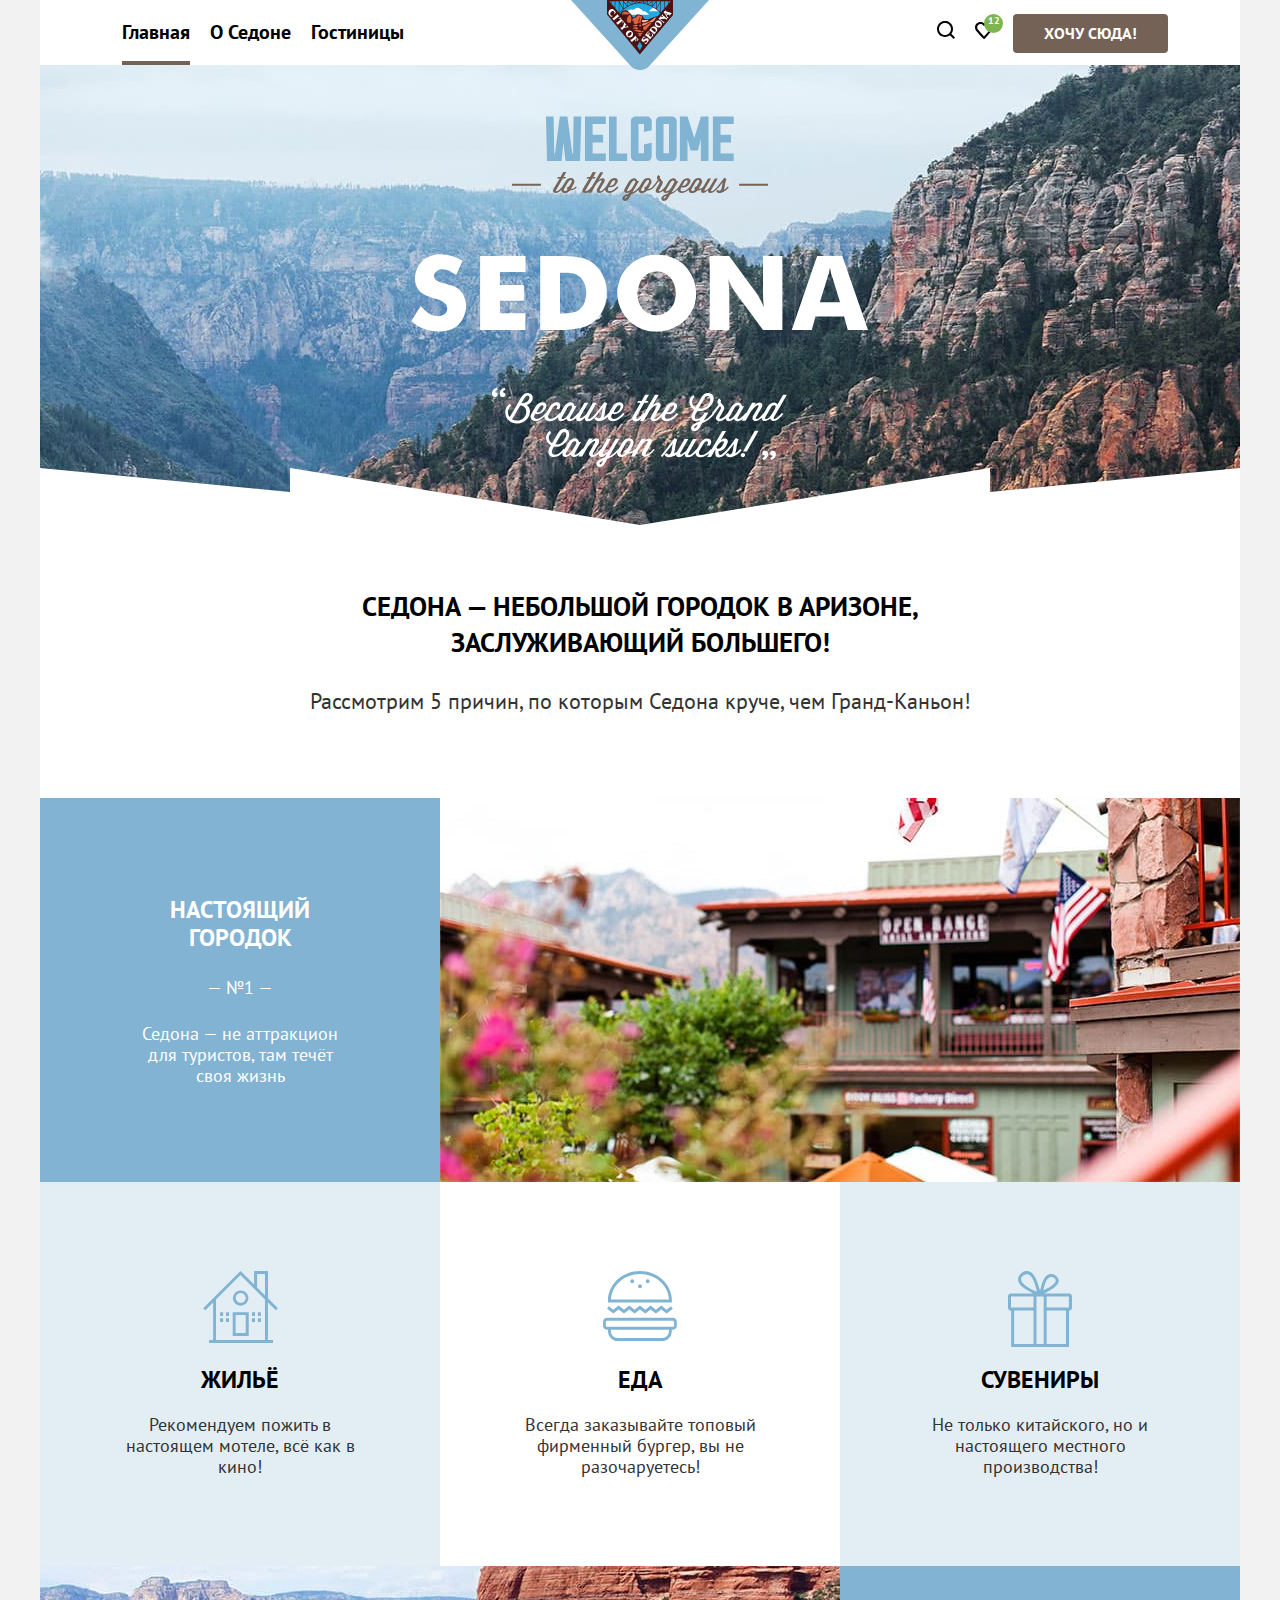
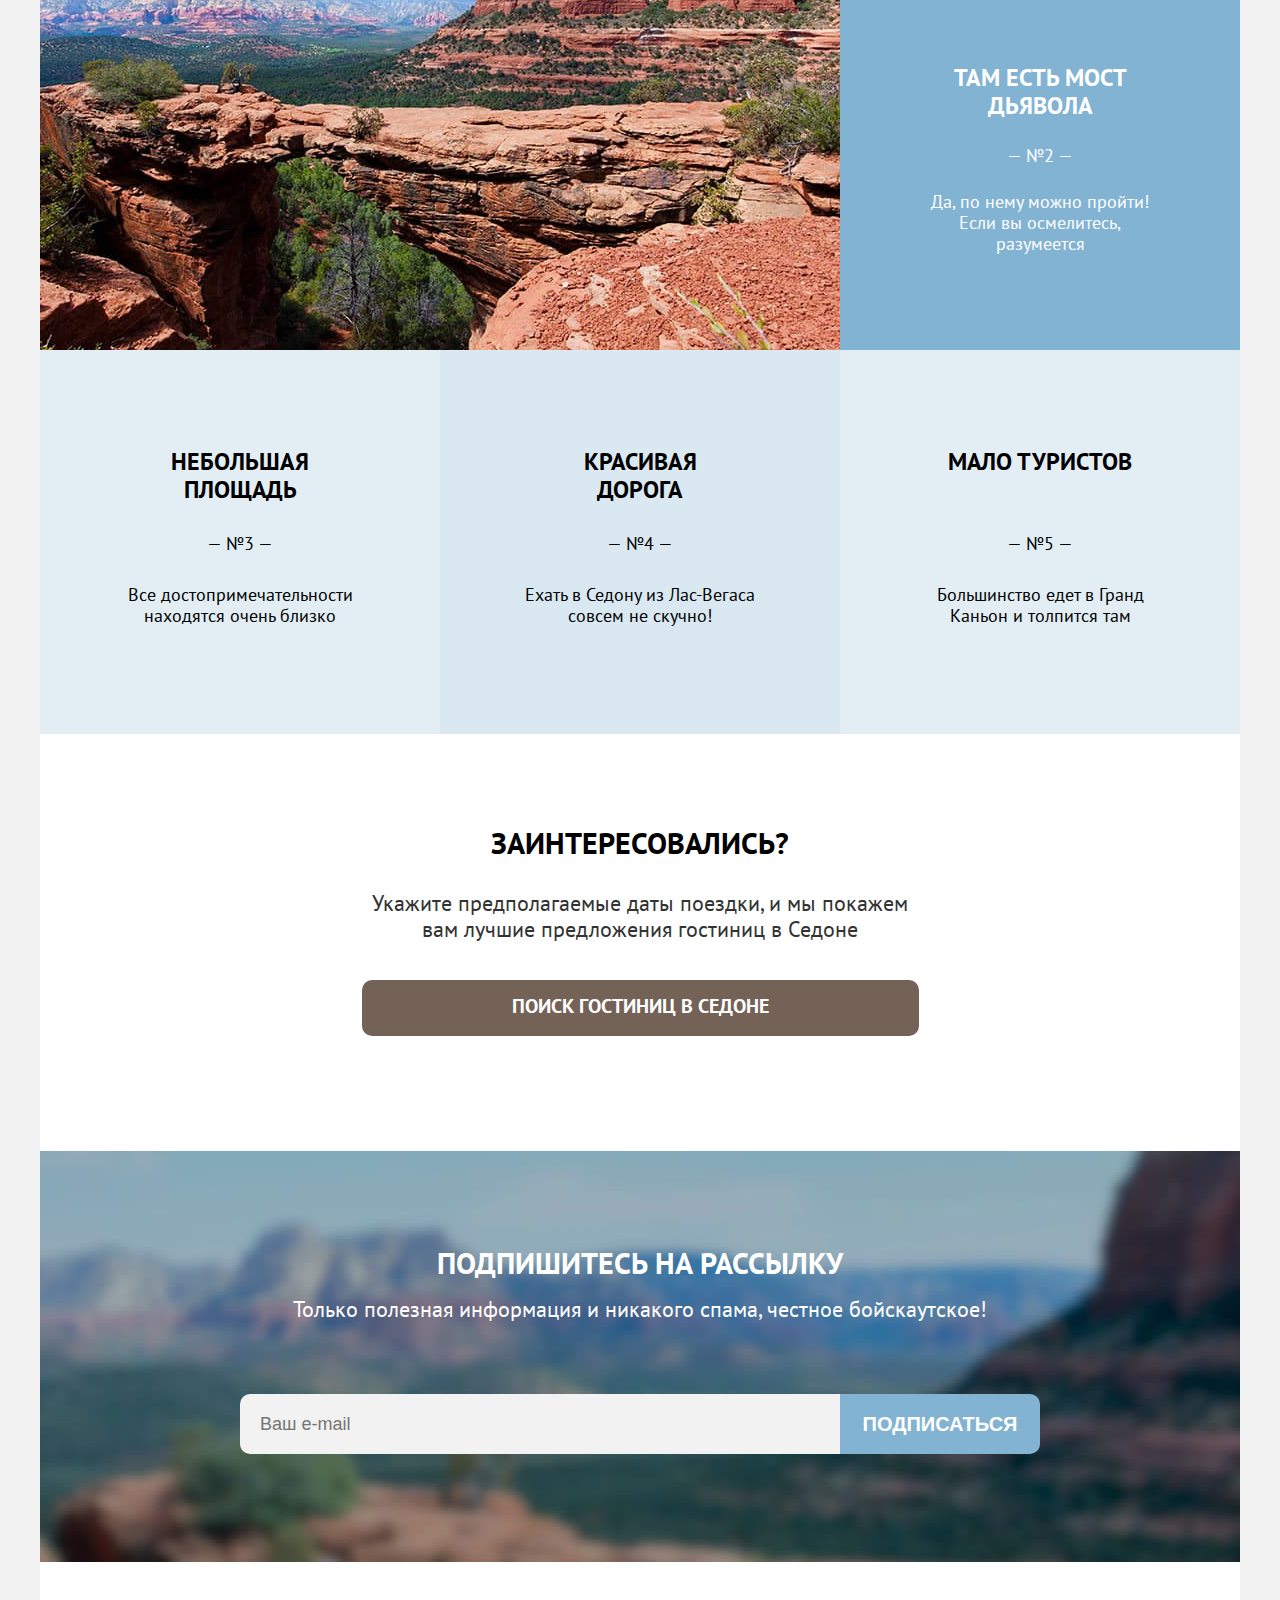
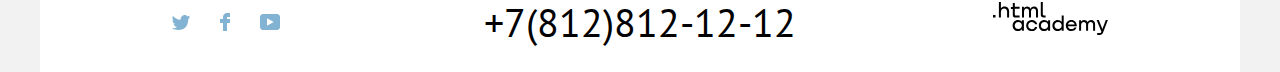
<file: index.html>
<!DOCTYPE html>
<html lang="ru">
  <head>
    <meta charset="utf-8">
    <title>Седона</title>
    <link rel="stylesheet" href="styles/styles.css">
    <link rel="icon" type="image/png" sizes="32x32" href="images/favicon.png">
  </head>
  <body>
    <div class="container">
      <header class="page-header">
        <nav class="navigation">
          <ul class="navigation-list reset-list">
            <li class="navigation-item">
              <a class="navigation-link navigation-link-current" href="index.html">Главная</a>
            </li>
            <li class="navigation-item">
              <a class="navigation-link" href="about.html">О Седоне</a>
            </li>
            <li class="navigation-item">
              <a class="navigation-link" href="catalog.html">Гостиницы</a>
            </li>
          </ul>
          <a class="navigation-logo" href="index.html">
            <img class="navigation-logo" src="images/navigations/sedona.svg" width="138" height="70" alt="Логотип Седона">
          </a>
          <ul class="navigation-list navigation-user reset-list">
            <li class="navigation-item">
              <a class="navigation-link" href="#">
                <svg width="18" height="18" fill="none" xmlns="http://www.w3.org/2000/svg"><g clip-path="url(#a)"><path d="m18 16.5-3.7-3.7c1-1.3 1.7-3 1.7-4.9 0-4.4-3.6-8-8-8S0 3.6 0 8c0 4.4 3.6 8 8 8 1.8 0 3.5-.6 4.9-1.7l3.7 3.7 1.4-1.5ZM8 14c-3.3 0-6-2.7-6-6s2.7-6 6-6 6 2.7 6 6-2.7 6-6 6Z" fill="#000"/></g><defs><clipPath id="a"><path fill="#fff" d="M0 0h18v18H0z"/></clipPath></defs></svg>
                <span class="visually-hidden">Поиск</span>
              </a>
            </li>
            <li class="navigation-item">
              <a class="navigation-link" href="#">
                <svg class="heart" width="18" height="17" viewBox="0 0 18 17" fill="none" xmlns="http://www.w3.org/2000/svg">
                  <path d="M8.9 17C8.6 17 8.3 16.9 8.1 16.6C2.7 10.5 1.4 9.1 1.1 8.7C0.4 7.8 0 6.6 0 5.4C0 2.4 2.4 0 5.5 0C6.8 0 8 0.5 9 1.3C10 0.5 11.3 0 12.5 0C15.5 0 18 2.4 18 5.4C18 6.7 17.5 7.9 16.7 8.8L9.7 16.7C9.5 16.9 9.3 17 8.9 17ZM2.9 7.5C3.2 7.9 6.4 11.5 9 14.4L15.2 7.4C15.7 6.9 15.9 6.2 15.9 5.4C15.9 3.6 14.4 2.1 12.6 2.1C11.6 2.1 10.6 2.6 9.9 3.4C9.6 3.7 9.3 3.8 9 3.8C8.7 3.8 8.4 3.6 8.2 3.4C7.5 2.6 6.5 2.1 5.5 2.1C3.7 2.1 2.2 3.6 2.2 5.4C2.1 6.3 2.5 7 2.9 7.5C2.8 7.5 2.8 7.5 2.9 7.5Z" fill="black"/>
                </svg>
                <span class="visually-hidden">Избранное</span>
                <span class="likes">12</span>
              </a>
              <div class="popover popover-cart dropdown-hide">
                <div class="popover-content">
                  <h2 class="visually-hidden">Избранное</h2>
                  <ul class="favourites-items-list">
                    <li class="favourites-item">
                      <img class="favourites-item-foto" src="images/hotel-2-small.jpg" width="48" height="48" alt="Desert Quail Inn">
                      <div class="favourites-item-product">
                        <p class="favourites-item-title">Desert Quail Inn</p>
                        <p class="favourites-item-type">Мотель</p>
                      </div>  
                      <button type="button" class="favourites-item-button button">
                        <svg class="basket" width="16" height="16" viewBox="0 0 16 16" fill="none" xmlns="http://www.w3.org/2000/svg">
                          <path d="M15.3 2.3H13.1H2.8H0.6C0.3 2.3 0 2.5 0 2.8C0 3.1 0.3 3.4 0.6 3.4H2.3V15.4C2.3 15.7 2.6 16 2.9 16H13.1C13.4 16 13.7 15.7 13.7 15.4V3.4H15.4C15.7 3.4 16 3.1 16 2.8C16 2.5 15.6 2.3 15.3 2.3ZM12.5 14.8H3.4V3.4H12.5V14.8Z" fill="black"/>
                          <path d="M6.19995 1.2H9.59995C9.89995 1.2 10.2 0.9 10.2 0.6C10.2 0.3 9.99995 0 9.69995 0H6.19995C5.89995 0 5.69995 0.3 5.69995 0.6C5.69995 0.9 5.89995 1.2 6.19995 1.2Z" fill="black"/>
                          <path d="M6.2001 12C6.5001 12 6.8001 11.7 6.8001 11.4V5.7C6.8001 5.4 6.5001 5.1 6.2001 5.1C5.9001 5.1 5.6001 5.4 5.6001 5.7V11.4C5.7001 11.7 5.9001 12 6.2001 12Z" fill="black"/>
                          <path d="M9.7001 12C10.0001 12 10.3001 11.7 10.3001 11.4V5.7C10.3001 5.4 10.0001 5.1 9.7001 5.1C9.4001 5.1 9.1001 5.5 9.1001 5.7V11.4C9.1001 11.7 9.3001 12 9.7001 12Z" fill="black"/>
                        </svg>
                      </button>    
                    </li>
                    <li class="favourites-item">
                      <img class="favourites-item-foto" src="images/hotel-3-small.jpg" width="48" height="48" alt="Desert Quail Inn">
                      <div class="favourites-item-product">
                        <p class="favourites-item-title">Villas at Poco Diablo</p>
                        <p class="favourites-item-type">Апартаменты</p>
                      </div>  
                      <button type="button" class="favourites-item-button button">
                        <svg class="basket" width="16" height="16" viewBox="0 0 16 16" fill="none" xmlns="http://www.w3.org/2000/svg">
                          <path d="M15.3 2.3H13.1H2.8H0.6C0.3 2.3 0 2.5 0 2.8C0 3.1 0.3 3.4 0.6 3.4H2.3V15.4C2.3 15.7 2.6 16 2.9 16H13.1C13.4 16 13.7 15.7 13.7 15.4V3.4H15.4C15.7 3.4 16 3.1 16 2.8C16 2.5 15.6 2.3 15.3 2.3ZM12.5 14.8H3.4V3.4H12.5V14.8Z" fill="black"/>
                          <path d="M6.19995 1.2H9.59995C9.89995 1.2 10.2 0.9 10.2 0.6C10.2 0.3 9.99995 0 9.69995 0H6.19995C5.89995 0 5.69995 0.3 5.69995 0.6C5.69995 0.9 5.89995 1.2 6.19995 1.2Z" fill="black"/>
                          <path d="M6.2001 12C6.5001 12 6.8001 11.7 6.8001 11.4V5.7C6.8001 5.4 6.5001 5.1 6.2001 5.1C5.9001 5.1 5.6001 5.4 5.6001 5.7V11.4C5.7001 11.7 5.9001 12 6.2001 12Z" fill="black"/>
                          <path d="M9.7001 12C10.0001 12 10.3001 11.7 10.3001 11.4V5.7C10.3001 5.4 10.0001 5.1 9.7001 5.1C9.4001 5.1 9.1001 5.5 9.1001 5.7V11.4C9.1001 11.7 9.3001 12 9.7001 12Z" fill="black"/>
                        </svg>
                      </button>    
                    </li>
                  </ul>
                  <button class="popover-close-button button button-brown">Все избранные</button>
                </div>
              </div>
            </li>
            <li class="navigation-item">
              <a href="#" class="button button-navigation button-brown">Хочу сюда!</a>
            </li>
          </ul>
        </nav>   
      </header>

      <main class="main-container main-index">
        <section class="main-logo">
          <h1 class="visually-hidden">Седона</h1>
          <div class="logo">
            <img class="logo" src="images/welcome.svg" width="458" height="352" alt="Седона"> 
          </div>
          <div>
            <img class="logo-style" src="images/divider.svg" width="1200" height="57" alt="Подчеркивание">
          </div>
        </section>
        <section class="promo">
          <h2 class="promo-description">Седона — небольшой городок в Аризоне,
            заслуживающий большего!</h2>
          <p class="promo-reasons">Рассмотрим 5 причин, по которым Седона круче, чем Гранд-Каньон!</p>
        </section>

        <section class="advantages">
          <h2 class="visually-hidden">Преимущества</h2>
          <div class="line">
            <section class="basic">
              <h3 class="basic-title">Настоящий городок</h3>
              <p class="basic-description">— №1 —</p>
              <p class="basic-description">Седона — не аттракцион для туристов, там течёт 
              своя жизнь</p>
            </section>          
            <div class="photo">
              <img src="images/photo-1.jpg" width="800" height="384" alt="Город Седона">
            </div>
          </div>  
          <div class="features">
            <ul class="features-list reset-fieldset">
              <li class="features-item">
                <section class="features-color">
                  <svg class="navigation-icon" width="75" height="72" fill="none" xmlns="http://www.w3.org/2000/svg"><path d="M29.7 65h16V41.2h-16V65Zm2.9-20.9h10.1v18H32.6v-18Z" fill="#81B3D2"/><path d="m72.8 39.3 2.1-2.1-9.9-9.9V0H51.1v13.6L37.5 0 .2 37.2l2.1 2.1 7.8-7.8v37.6h-4V72H70v-2.9h-5.1V31.5l7.9 7.8ZM62 69.1H13V28.5L37.5 4.1 62 28.5v40.6Zm0-44.7-7.9-7.9V2.9H62v21.5Z" fill="#81B3D2"/><path d="M29.9 27.1c0 4.3 3.5 7.7 7.7 7.7 4.3 0 7.8-3.5 7.8-7.7 0-4.3-3.5-7.7-7.8-7.7a7.7 7.7 0 0 0-7.7 7.7Zm7.8-5a5 5 0 0 1 5 4.9c0 2.7-2.2 4.9-5 4.9a5 5 0 0 1-5-4.9c0-2.7 2.2-4.9 5-4.9ZM20.1 41.2h-3v3.9h3v-3.9ZM26 41.2h-3v3.9h3v-3.9ZM20.1 47.2h-3v3.9h3v-3.9ZM26 47.2h-3v3.9h3v-3.9ZM52 41.2h-3v3.9h3v-3.9ZM57.9 41.2h-3v3.9h3v-3.9ZM52 47.2h-3v3.9h3v-3.9ZM57.9 47.2h-3v3.9h3v-3.9Z" fill="#81B3D2"/></svg>
                  <h3 class="features-title">Жильё</h3>
                  <p class="features-description">Рекомендуем пожить в 
                    настоящем мотеле, 
                    всё как в кино!</p>
                </section>
              </li>
              <li class="features-item">
                <section class="features-other">
                  <svg class="navigation-icon" width="74" height="70" fill="none" xmlns="http://www.w3.org/2000/svg"><path d="M69.9 46.7H4.1C1.8 46.7 0 48.6 0 51v3.5c0 2.4 1.9 4.3 4.1 4.3H5v1.1C5 65.4 9.3 70 14.6 70h44.6c5.3 0 9.6-4.5 9.6-10.1v-1.1h.9c2.3 0 4.1-1.9 4.1-4.3V51a4 4 0 0 0-3.9-4.3ZM66 59.9c0 3.9-3 7-6.7 7H14.6c-3.7 0-6.7-3.2-6.7-7v-1.1H66v1.1Zm5.1-5.4c0 .7-.6 1.3-1.2 1.3H4c-.7 0-1.2-.6-1.2-1.3V51c0-.7.6-1.3 1.2-1.3h65.8c.7 0 1.2.6 1.2 1.3.1 0 .1 3.5.1 3.5ZM15.6 38.4l5.4 4.1 5.3-4.1 5.3 4.1 5.3-4.1 5.4 4.1 5.3-4.1 5.3 4.1 5.4-4.1 5.3 4.1 6.2-4.7-1.7-2.5-4.5 3.4-5.3-4.1-5.4 4.1-5.3-4.1-5.3 4.1-5.4-4.1-5.3 4.1-5.3-4.1-5.3 4.1-5.4-4.1-5.3 4.1-4.5-3.4-1.7 2.5 6.2 4.7 5.3-4.1ZM8 31.5h60.8c0-.6.1-1.2.1-1.9v-1.2C68.2 12.7 54.2 0 37 0 19.7 0 5.7 12.7 5 28.5v1.2c0 .6 0 1.3.1 1.9H8v-.1ZM37 3c15.6 0 28.4 11.3 29 25.5H8C8.6 14.4 21.4 3 37 3Z" fill="#81B3D2"/><path d="M37 17.3c1.05 0 1.9-.9 1.9-2s-.85-2-1.9-2c-1.05 0-1.9.9-1.9 2s.85 2 1.9 2ZM29.2 12.2c1.05 0 1.9-.9 1.9-2s-.85-2-1.9-2c-1.05 0-1.9.9-1.9 2s.85 2 1.9 2ZM44.7 12.2c1.05 0 1.9-.9 1.9-2s-.85-2-1.9-2c-1.05 0-1.9.9-1.9 2s.85 2 1.9 2Z" fill="#81B3D2"/></svg>
                  <h3 class="features-title">Еда</h3>
                  <p class="features-description">Всегда заказывайте
                    топовый фирменный бургер, 
                    вы не разочаруетесь!</p>
                </section>
              </li>
              <li class="features-item">
                <section class="features-color">
                  <svg class="navigation-icon" width="64" height="76" viewBox="0 0 64 76" fill="none" xmlns="http://www.w3.org/2000/svg">
                    <g clip-path="url(#clip0_3_120)">
                    <path d="M61.1 22.5H61H36.3C50.1 15.6 51.2 11.2 50.7 8.79997C49.5 4.79997 45 1.79997 40.7 3.39997C35.1 5.49997 33.6 13.8 32.1 19.8C30.1 13.7 28.3 5.99997 23.9 2.09997C22.6 0.999966 20.8 -0.200034 18.1 0.0999663C14.1 0.499966 8.3 5.49997 10.6 11.1C12.9 16.5 20.3 19.9 25.2 22.6H3.2H2.9C1.3 22.6 0 23.9 0 25.5V36.8C0 38.4 1.3 39.7 2.9 39.7H3.2V73V75.4V76H61V75.5V73V39.6H61.1C62.7 39.6 64 38.3 64 36.7V25.4C64 23.8 62.7 22.5 61.1 22.5ZM42.4 5.89997C44.5 5.59997 47.4 7.19997 47.7 9.09997C48.1 11.9 44.3 14.4 42.6 15.5C40.1 17.2 37.7 18.1 35.3 19.6C36.2 15.9 37.8 6.59997 42.4 5.89997ZM19.5 15.9C17.3 14.4 13 11.5 13.1 8.09997C13.2 4.49997 18.8 1.49997 21.9 4.19997C25.8 7.59997 27.6 15.3 29 20.8C25.8 19.3 22.7 18 19.5 15.9ZM25.5 73H6.1V39.6H25.5V73ZM25.5 36.5H3V25.5H25.5V36.5ZM35.7 36.5V39.5V73H28.5V39.6V36.6V25.6H35.7V36.5ZM58 73H38.6V39.6H58V73ZM60.9 36.5H38.6V25.5H60.9V36.5Z" fill="#81B3D2"/>
                    </g>
                    <defs>
                    <clipPath id="clip0_3_120">
                    <rect width="64" height="76" fill="white"/>
                    </clipPath>
                    </defs>
                    </svg>
                  <h3 class="features-title">Сувениры</h3>
                  <p class="features-description">Не только китайского, 
                    но и настоящего местного 
                    производства!</p>
                </section>
              </li>
            </ul>
          </div>
          <div class="line">
            <div class="photo">
              <img src="images/photo-2.jpg" width="800" height="384" alt="Мост Дьявола">
            </div>
            <section class="basic">
              <h3 class="basic-title">Там есть
              мост дьявола</h3>
              <p class="basic-description">— №2 —</p>
              <p class="basic-description">Да, по нему можно пройти! 
                Если вы осмелитесь, 
                разумеется</p>
            </section>
          </div>        
          <div class="reasons">
            <ul class="reasons-list reset-fieldset">
              <li class="reasons-item">
                <section class="reasons-color">
                  <h3 class="reasons-title">Небольшая
                  площадь</h3>
                  <p class="reasons-description-number">— №3 —</p>
                  <p class="reasons-description">Все достопримечательности 
                  находятся очень близко</p>
                </section>
              </li>
              <li class="reasons-item">
                <section class="reasons-other">
                  <h3 class="reasons-title">Красивая
                  дорога</h3>
                  <p class="reasons-description-number">— №4 —</p>
                  <p class="reasons-description">Ехать в Седону из Лас-Вегаса 
                    совсем не скучно!</p>
                </section>  
              </li>
              <li class="reasons-item">
                <section class="reasons-color">
                  <h3 class="reasons-title">Мало
                  туристов</h3>
                  <p class="reasons-description-number">— №5 —</p>
                  <p class="reasons-description">Большинство едет в Гранд Каньон и толпится там</p>
                </section>
              </li>
            </ul>
          </div>
        </section>
        <section class="appointment">
          <div class="appointment-data">
            <h2 class="appointment-title">Заинтересовались?</h2>
            <p class="appointment-info">Укажите предполагаемые даты поездки,
              и мы покажем вам лучшие предложения гостиниц в Седоне</p>
            <a class="button button-search button-brown" href="#">Поиск гостиниц в седоне</a>
          </div>  
        </section>
        <section class="newsletter">
          <div class="mailing">
            <h2 class="newsletter-item">Подпишитесь на рассылку</h2>
            <p class="newsletter-title">Только полезная информация и никакого спама,
              честное бойскаутское!</p>
            <form class="newsletter-form" action="https://echo.htmlacademy.ru/" method="post">
              <p class="newsletter-email">
                <label class="visually-hidden" for="newsletter-email">
                  e-mail
                </label>
                <input class="field"  placeholder="Ваш e-mail" type="email" name="newsletter-email" id="newsletter-email" required>
              </p>
              <button class="button newsletter-button button-blue" type="submit">Подписаться</button>
            </form>
          </div>  
        </section>
      </main>
      <footer class="page-footer">
        <div class="page-footer-container">
          <ul class="footer-social-list reset-list">
            <li class="footer-social-item">
              <a class="button social-button footer-social-tw" href="https://twittr.com/htmlacademy_ru">
                <svg class="icon" width="18" height="15" viewBox="0 0 18 15" fill="none" xmlns="http://www.w3.org/2000/svg">
                  <g clip-path="url(#clip0_5:791)">
                  <path d="M11.6 0.200056C13.4 -0.299944 14.8 0.500056 15.4 1.40006C16.1 1.20006 16.8 0.900056 17.5 0.700056C17.5 1.60006 16.9 2.20006 16.6 2.50006C17.3 2.60006 18 1.90006 18 1.90006C17.8 2.90006 16.9 3.70006 16.3 3.90006C16.1 10.7001 13 15.1001 5.7 15.0001C5.1 15.0001 5.8 15.0001 5.2 15.0001C4.8 15.0001 0.8 14.5001 0 13.1001C2.4 13.3001 4.1 12.7001 5 11.9001C4 11.6001 2.1 11.5001 1.8 9.00006C2.2 9.10006 2.4 9.20006 3.1 9.10006C1.8 8.30006 0.4 7.50006 0.5 5.30006C0.8 5.60006 1.6 5.80006 1.9 5.80006C1.1 5.60006 -0.2 2.50006 0.9 0.900056C2.8 2.80006 4.9 4.50006 8.5 4.70006C8.7 2.30006 9.7 0.800056 11.6 0.200056Z" fill="#83B3D3"/>
                  </g>
                  <defs>
                  <clipPath id="clip0_5:791">
                  <rect width="18" height="15" fill="white"/>
                  </clipPath>
                  </defs>
                </svg>
                <span class="visually-hidden">twitter</span>
              </a>
            </li>
            <li class="footer-social-item">
              <a class="button social-button footer-social-fb" href="https://www.facebook.com/htmlacademy">
                <svg width="10" height="18" viewBox="0 0 10 18" fill="none" xmlns="http://www.w3.org/2000/svg">
                  <path d="M7 0C4.8 0 3 1.8 3 4V6H0V10H3V18H7V10H10V6H7V4H10V0H7Z" fill="#83B3D3"/>
                </svg>
                <span class="visually-hidden">facebook</span>
              </a>
            </li>
            <li class="footer-social-item">
              <a class="button social-button" href="https://www.youtube.com/c/HTMLAcademyRUS">
                <svg width="20" height="16" viewBox="0 0 20 16" fill="none" xmlns="http://www.w3.org/2000/svg">
                  <g clip-path="url(#clip0_3:193)">
                  <path d="M17 0H2.9C1.2 0 0 1.5 0 3.2V12.7C0 14.5 1.2 16 2.9 16H17.2C18.7 16 20.1 14.5 20.1 12.8V3.2C19.9 1.5 18.7 0 17 0ZM7 11.8V4.2L13.7 8L7 11.8Z" fill="#83B3D3"/>
                  </g>
                  <defs>
                  <clipPath id="clip0_3:193">
                  <rect width="20" height="16" fill="white"/>
                  </clipPath>
                  </defs>
                </svg>
                <span class="visually-hidden footer-social-yt">YouTube</span>
              </a>
            </li>
          </ul>
          <address class="contacts-phone">
            <a class="contacts-phone" href="tel:+78128121212">+7(812)812-12-12</a>
          </address> 
          <a class="htmlacademy-link" href="https://htmlacademy.ru/">
            <svg class="htmlacademy-link" width="115" height="33" fill="none" xmlns="http://www.w3.org/2000/svg"><path d="M0 12.9v2.6h2.5v-2.6H0ZM11.6 4.5c-1.6 0-2.8.7-3.6 1.7h-.1V0h-2v15.5h2v-5.3c0-2.1 1.3-3.6 3.3-3.6 1.8 0 2.9 1.4 2.9 3.2v5.7h2V9.4c.1-3-1.8-4.9-4.5-4.9ZM26.6 4.8h-4.8V1.1h-2v3.8h-1.9v2h1.9v6c0 1.7 1 2.7 2.7 2.7h4.1v-2h-3.7c-.7 0-1.1-.4-1.1-1.1V6.8h4.8v-2ZM41.1 4.6c-1.6 0-2.9.8-3.5 2.1h-.1c-.6-1.2-1.8-2.1-3.4-2.1-1.4 0-2.5.8-3.1 1.8h-.1V4.8H29v10.6h2V10c0-2 1-3.5 2.6-3.5 1.5 0 2.4 1 2.4 2.6v6.3h2V9.8c0-2.4 1.4-3.3 2.6-3.3 1.5 0 2.4 1 2.4 2.6v6.3h2V8.9c.1-2.5-1.4-4.3-3.9-4.3ZM47.8 12.7c0 1.7 1 2.7 2.8 2.7h2v-2h-1.7c-.7 0-1.1-.4-1.1-1.1V0h-2v12.7ZM28.9 19.7c-.9-1.1-2.2-1.8-3.9-1.8-3.1 0-5.4 2.3-5.4 5.6s2.3 5.6 5.4 5.6c1.8 0 3-.8 3.8-1.9h.1v1.6h2V18.2h-2v1.5Zm-3.6 7.4c-2.2 0-3.6-1.6-3.6-3.6s1.4-3.6 3.6-3.6 3.6 1.6 3.6 3.6c0 1.9-1.4 3.6-3.6 3.6ZM44.2 22c-.5-2.4-2.6-4.1-5.4-4.1a5.4 5.4 0 0 0-5.6 5.6c0 3.1 2.2 5.6 5.6 5.6 2.8 0 4.9-1.8 5.4-4.2h-2.1a3.4 3.4 0 0 1-3.3 2.3c-2.2 0-3.6-1.6-3.6-3.6s1.4-3.6 3.6-3.6c1.6 0 2.8 1 3.3 2.2h2.1V22ZM55.1 19.7c-.9-1.1-2.2-1.8-3.9-1.8-3.1 0-5.4 2.3-5.4 5.6s2.3 5.6 5.4 5.6c1.8 0 3-.8 3.8-1.9h.1v1.6h2V18.2h-2v1.5Zm-3.6 7.4c-2.2 0-3.6-1.6-3.6-3.6s1.4-3.6 3.6-3.6 3.6 1.6 3.6 3.6c0 1.9-1.5 3.6-3.6 3.6ZM68.7 19.8c-.9-1.1-2.2-1.9-3.9-1.9-3.1 0-5.4 2.3-5.4 5.6s2.2 5.6 5.4 5.6c1.7 0 3-.8 3.8-1.8h.1v1.5h2V13.4h-2v6.4Zm-3.6 7.3c-2.2 0-3.6-1.6-3.6-3.6s1.4-3.6 3.6-3.6 3.6 1.6 3.6 3.6c-.1 2-1.5 3.6-3.6 3.6ZM78.3 17.9c-3.3 0-5.5 2.5-5.5 5.6 0 3 2.1 5.6 5.5 5.6 2.5 0 4.5-1.3 5.2-3.6h-2.1c-.5 1-1.6 1.6-3 1.6-1.9 0-3.3-1.3-3.4-2.9h8.8c.2-3.6-2-6.3-5.5-6.3Zm0 1.9c1.7 0 3 1 3.3 2.6h-6.5c.3-1.5 1.5-2.6 3.2-2.6ZM98.2 17.9c-1.6 0-2.9.8-3.6 2h-.1c-.6-1.2-1.8-2-3.4-2-1.4 0-2.5.7-3.1 1.8v-1.5h-1.9v10.6h2v-5.4c0-2 1-3.4 2.6-3.5 1.5 0 2.4 1 2.4 2.6v6.3h2v-5.6c0-2.4 1.4-3.3 2.6-3.3 1.5 0 2.4 1 2.4 2.6v6.3h2v-6.5c.1-2.6-1.4-4.4-3.9-4.4ZM109.4 27l-3.6-8.9h-2.2l4.8 11.6c-.3.9-.7 1.2-1.7 1.2h-2.5v2h2.5c1.8 0 2.8-.8 3.5-2.6l4.7-12.2h-2.1l-3.4 8.9Z" fill="#000"/></svg>
          </a> 
        </div>  
      </footer>
    </div> 
    <div class="modal-container">
      <div class="modal modal-auth">
        <section class="modal-content">
          <h2 class="modal-title">Поиск гостиницы в седоне</h2>
          <button class="modal-close-button">
            <span class="visually-hidden">Закрыть</span>
          </button>
          <form class="data-form" action="https://echo.htmlacademy.ru/" method="post">
            <div class="data-entry">
              <label for="auth-data-entry">Дата заезда:</label>
              <div class="data-entry-field">
                <svg class="calendar" width="15" height="15" viewBox="0 0 15 15" fill="none" xmlns="http://www.w3.org/2000/svg">
                  <g opacity="0.3">
                  <path d="M5.5 10C5.8 10 6 9.8 6 9.5C6 9.2 5.8 9 5.5 9C5.2 9 5 9.2 5 9.5C5 9.8 5.2 10 5.5 10Z" fill="black"/>
                  <path d="M14 2H12V0H11V2H4V0H3V2H1C0.4 2 0 2.4 0 3V6V7V14C0 14.5 0.4 15 1 15H14C14.5 15 15 14.5 15 14V7V6V3C15 2.4 14.5 2 14 2ZM14 14H1V7H14V14ZM1 6V3H3V5H4V3H11V5H12V3H14V6H1Z" fill="black"/>
                  <path d="M7.5 10C7.8 10 8 9.8 8 9.5C8 9.2 7.8 9 7.5 9C7.2 9 7 9.2 7 9.5C7 9.8 7.2 10 7.5 10Z" fill="black"/>
                  <path d="M9.5 10C9.8 10 10 9.8 10 9.5C10 9.2 9.8 9 9.5 9C9.2 9 9 9.2 9 9.5C9 9.8 9.2 10 9.5 10Z" fill="black"/>
                  <path d="M5.5 11C5.2 11 5 11.2 5 11.5C5 11.8 5.2 12 5.5 12C5.8 12 6 11.8 6 11.5C6 11.2 5.8 11 5.5 11Z" fill="black"/>
                  <path d="M3.5 10C3.8 10 4 9.8 4 9.5C4 9.2 3.8 9 3.5 9C3.2 9 3 9.2 3 9.5C3 9.8 3.2 10 3.5 10Z" fill="black"/>
                  <path d="M3.5 11C3.2 11 3 11.2 3 11.5C3 11.8 3.2 12 3.5 12C3.8 12 4 11.8 4 11.5C4 11.2 3.8 11 3.5 11Z" fill="black"/>
                  <path d="M7.5 11C7.2 11 7 11.2 7 11.5C7 11.8 7.2 12 7.5 12C7.8 12 8 11.8 8 11.5C8 11.2 7.8 11 7.5 11Z" fill="black"/>
                  <path d="M9.5 11C9.2 11 9 11.2 9 11.5C9 11.8 9.2 12 9.5 12C9.8 12 10 11.8 10 11.5C10 11.2 9.8 11 9.5 11Z" fill="black"/>
                  <path d="M11.5 10C11.8 10 12 9.8 12 9.5C12 9.2 11.8 9 11.5 9C11.2 9 11 9.2 11 9.5C11 9.8 11.2 10 11.5 10Z" fill="black"/>
                  <path d="M11.5 11C11.2 11 11 11.2 11 11.5C11 11.8 11.2 12 11.5 12C11.8 12 12 11.8 12 11.5C12 11.2 11.8 11 11.5 11Z" fill="black"/>
                  </g>
                </svg>
                <input class="auth-form-field field" type="text" id="auth-data-entry" name="auth-data" placeholder="27 апреля 2020">
              </div>
            </div>
            <div class="warning">
              <p class="warning-error">Мы не можем отправить вас в прошлое.</p>
            </div>
            <div class="data-exit">
              <label for="auth-data-exit">Дата выезда:</label>
              <div class="data-entry-field">
                <svg class="calendar" width="15" height="15" viewBox="0 0 15 15" fill="none" xmlns="http://www.w3.org/2000/svg">
                  <g opacity="0.3">
                  <path d="M5.5 10C5.8 10 6 9.8 6 9.5C6 9.2 5.8 9 5.5 9C5.2 9 5 9.2 5 9.5C5 9.8 5.2 10 5.5 10Z" fill="black"/>
                  <path d="M14 2H12V0H11V2H4V0H3V2H1C0.4 2 0 2.4 0 3V6V7V14C0 14.5 0.4 15 1 15H14C14.5 15 15 14.5 15 14V7V6V3C15 2.4 14.5 2 14 2ZM14 14H1V7H14V14ZM1 6V3H3V5H4V3H11V5H12V3H14V6H1Z" fill="black"/>
                  <path d="M7.5 10C7.8 10 8 9.8 8 9.5C8 9.2 7.8 9 7.5 9C7.2 9 7 9.2 7 9.5C7 9.8 7.2 10 7.5 10Z" fill="black"/>
                  <path d="M9.5 10C9.8 10 10 9.8 10 9.5C10 9.2 9.8 9 9.5 9C9.2 9 9 9.2 9 9.5C9 9.8 9.2 10 9.5 10Z" fill="black"/>
                  <path d="M5.5 11C5.2 11 5 11.2 5 11.5C5 11.8 5.2 12 5.5 12C5.8 12 6 11.8 6 11.5C6 11.2 5.8 11 5.5 11Z" fill="black"/>
                  <path d="M3.5 10C3.8 10 4 9.8 4 9.5C4 9.2 3.8 9 3.5 9C3.2 9 3 9.2 3 9.5C3 9.8 3.2 10 3.5 10Z" fill="black"/>
                  <path d="M3.5 11C3.2 11 3 11.2 3 11.5C3 11.8 3.2 12 3.5 12C3.8 12 4 11.8 4 11.5C4 11.2 3.8 11 3.5 11Z" fill="black"/>
                  <path d="M7.5 11C7.2 11 7 11.2 7 11.5C7 11.8 7.2 12 7.5 12C7.8 12 8 11.8 8 11.5C8 11.2 7.8 11 7.5 11Z" fill="black"/>
                  <path d="M9.5 11C9.2 11 9 11.2 9 11.5C9 11.8 9.2 12 9.5 12C9.8 12 10 11.8 10 11.5C10 11.2 9.8 11 9.5 11Z" fill="black"/>
                  <path d="M11.5 10C11.8 10 12 9.8 12 9.5C12 9.2 11.8 9 11.5 9C11.2 9 11 9.2 11 9.5C11 9.8 11.2 10 11.5 10Z" fill="black"/>
                  <path d="M11.5 11C11.2 11 11 11.2 11 11.5C11 11.8 11.2 12 11.5 12C11.8 12 12 11.8 12 11.5C12 11.2 11.8 11 11.5 11Z" fill="black"/>
                  </g>
                </svg>
                <input class="auth-form-field field" type="text" id="auth-data-exit" name="auth-data" placeholder="1 сентября 2021">
              </div>
            </div>
            <div class="warning">
              <p class="warning-info">На эти даты есть свободные номера. Пока есть.</p>
            </div>
            <div class="passenger">
              <div class="adult">
                <label for="auth-adult">Взрослые:</label>
                <div class="quantity-adult">
                  <button class="button button-less" type="button">
                    <svg width="13" height="1" viewBox="0 0 13 1" fill="none" xmlns="http://www.w3.org/2000/svg">
                      <path opacity="0.3" d="M0 0L0 1L13 1V0L0 0Z" fill="black"/>
                    </svg>
                    <span class="visually-hidden">минус</span>
                  </button>  
                  <input class="auth-form-field-age" type="text" id="auth-adult" name="auth-adult" placeholder="2">
                  <button class="button button-more" type="button">
                    <svg width="13" height="13" viewBox="0 0 13 13" fill="none" xmlns="http://www.w3.org/2000/svg">
                      <path d="M13 6H7V0H6V6H0V7H6V13H7V7H13V6Z" fill="black"/>
                    </svg>
                    <span class="visually-hidden">плюс</span>
                  </button>  
                </div>
              </div>
              <div class="children">
                <label for="auth-children">Дети:</label>
                <div class="note">
                  <button class="info" type="button">
                    <span class="visually-hidden">Заметка</span>
                  </button>
                  <div class="popover popover-note">
                    <p class="window">Укажите количество детей, которые будут с вами, возраст которых от 6 до 18 лет. Дети до 6 лет размещаются бесплатно.</p>
                  </div>
                </div>  
                <div class="quantity-children">
                  <button class="button button-less" type="button">
                    <svg width="13" height="1" viewBox="0 0 13 1" fill="none" xmlns="http://www.w3.org/2000/svg">
                      <path opacity="0.3" d="M0 0L0 1L13 1V0L0 0Z" fill="black"/>
                    </svg>
                    <span class="visually-hidden">минус</span>
                  </button>
                  <input class="auth-form-field-age" type="text" id="auth-children" name="auth-children" placeholder="1">
                  <button class="button button-more" type="button">
                    <svg width="13" height="13" viewBox="0 0 13 13" fill="none" xmlns="http://www.w3.org/2000/svg">
                      <path d="M13 6H7V0H6V6H0V7H6V13H7V7H13V6Z" fill="black"/>
                    </svg>
                    <span class="visually-hidden">плюс</span>
                  </button>
                </div>
              </div>
            </div>
          </form>  
          <button class="modal-search-button button button-blue" type="button">Найти</button>
        </section>
      </div>
    </div> 
  </body>  
</html>
</file>
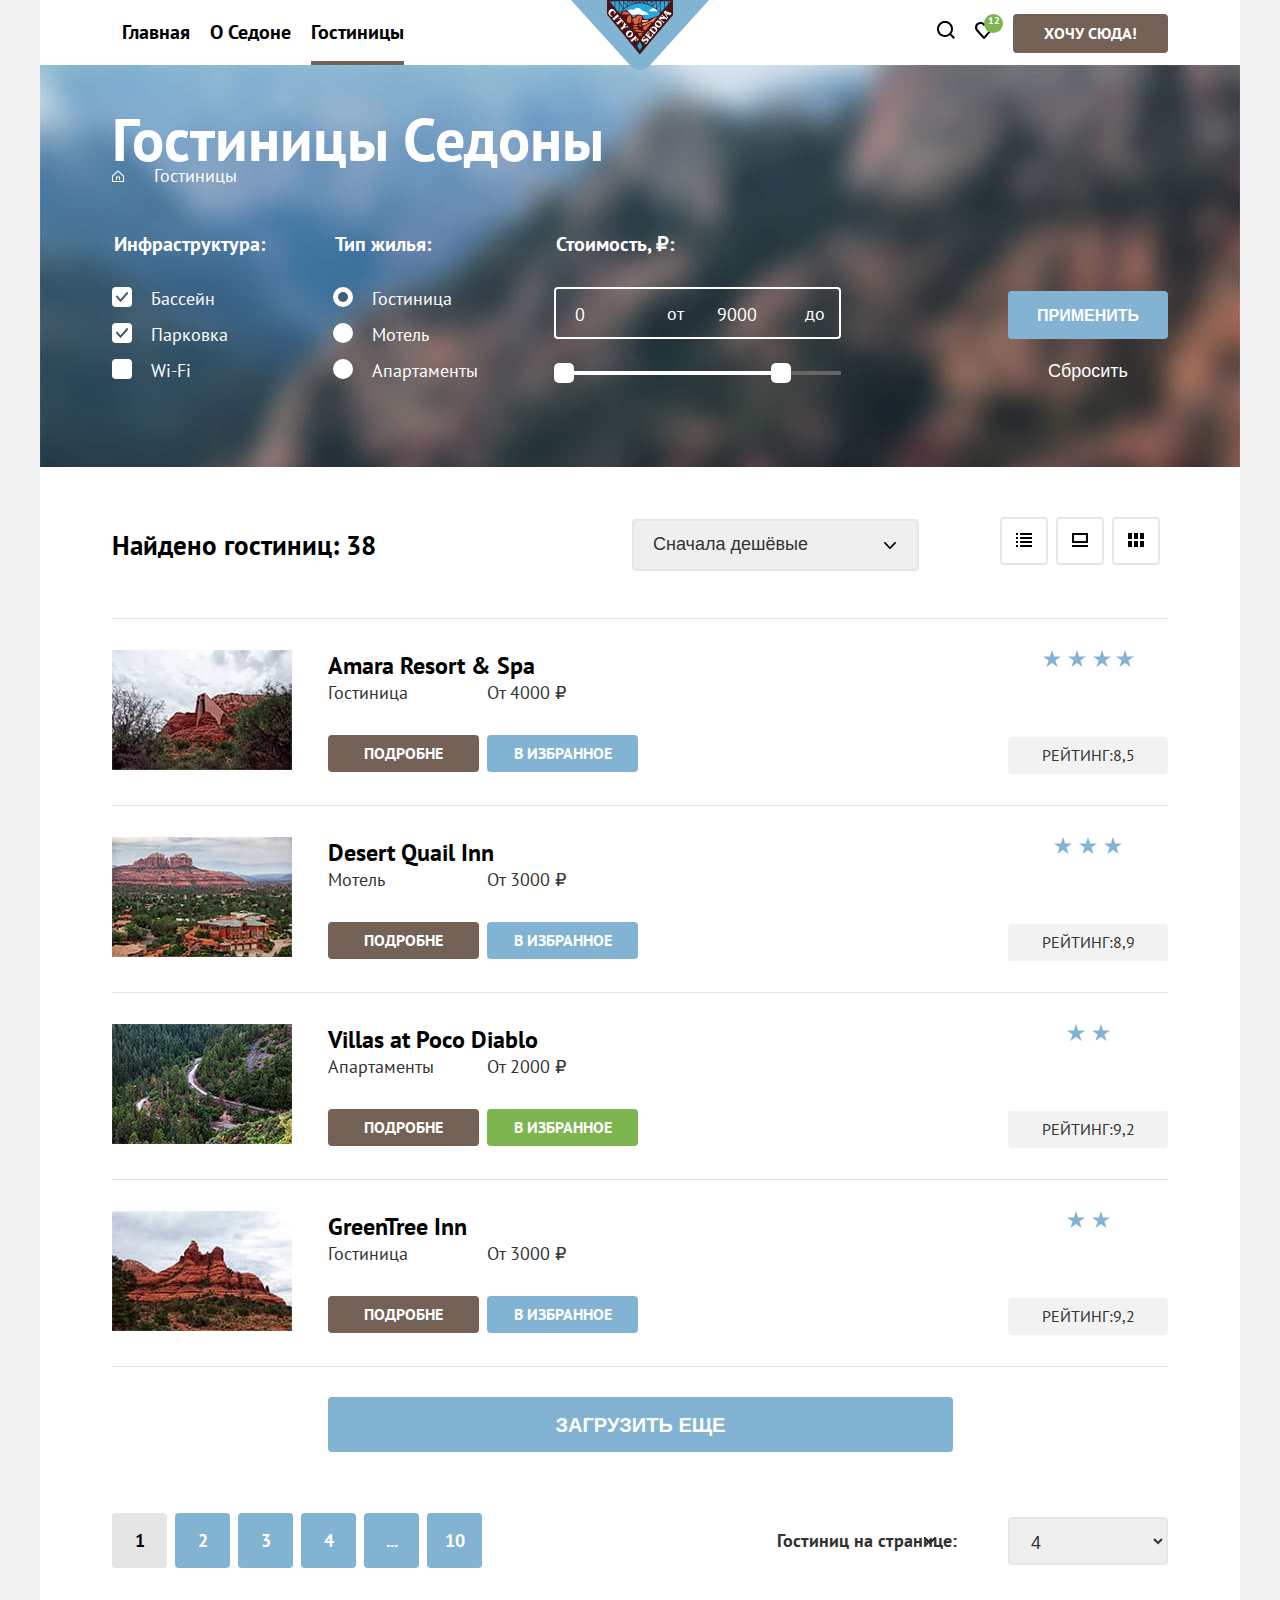
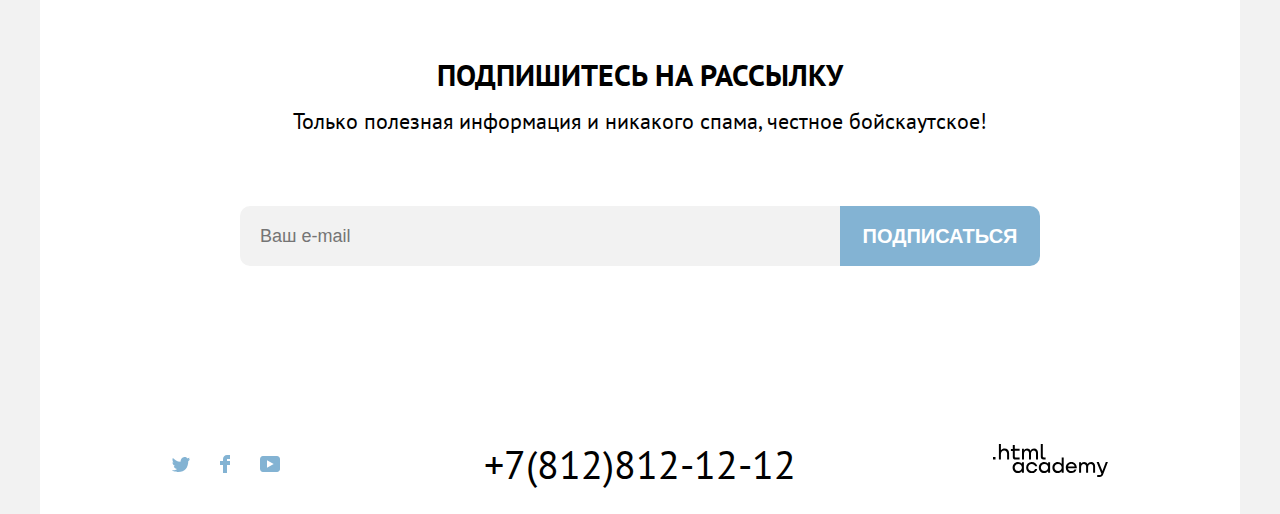
<file: catalog.html>
<!DOCTYPE html>
<html lang="ru">
  <head>
    <meta charset="utf-8">
    <title>Гостиницы Седоны</title>
    <link rel="icon" type="image/png" sizes="32x32" href="images/favicon.png">
    <link rel="stylesheet" href="styles/styles.css">
  </head>
  <body>
    <div class="container">
      <header class="page-header">
        <nav class="navigation">
          <ul class="navigation-list reset-list">
            <li class="navigation-item">
              <a class="navigation-link" href="index.html">Главная</a>
            </li>
            <li class="navigation-item">
              <a class="navigation-link" href="about.html">О Седоне</a>
            </li>
            <li class="navigation-item">
              <a class="navigation-link navigation-link-current" href="hotels.html">Гостиницы</a>
            </li>
          </ul>
          <a class="navigation-logo" href="index.html">
            <img class="navigation-logo" src="images/navigations/sedona.svg" width="138" height="70" alt="Логотип Седона">
          </a>
          <ul class="navigation-list reset-list navigation-user ">
            <li class="navigation-item">
              <a class="navigation-link" href="#">
                <svg width="18" height="18" fill="none" xmlns="http://www.w3.org/2000/svg"><g clip-path="url(#a)"><path d="m18 16.5-3.7-3.7c1-1.3 1.7-3 1.7-4.9 0-4.4-3.6-8-8-8S0 3.6 0 8c0 4.4 3.6 8 8 8 1.8 0 3.5-.6 4.9-1.7l3.7 3.7 1.4-1.5ZM8 14c-3.3 0-6-2.7-6-6s2.7-6 6-6 6 2.7 6 6-2.7 6-6 6Z" fill="#000"/></g><defs><clipPath id="a"><path fill="#fff" d="M0 0h18v18H0z"/></clipPath></defs></svg>
                <span class="visually-hidden">Поиск</span>
              </a>
            </li>
            <li class="navigation-item">
              <a class="navigation-link" href="#">
                <svg class="heart" width="18" height="17" viewBox="0 0 18 17" fill="none" xmlns="http://www.w3.org/2000/svg">
                  <path d="M8.9 17C8.6 17 8.3 16.9 8.1 16.6C2.7 10.5 1.4 9.1 1.1 8.7C0.4 7.8 0 6.6 0 5.4C0 2.4 2.4 0 5.5 0C6.8 0 8 0.5 9 1.3C10 0.5 11.3 0 12.5 0C15.5 0 18 2.4 18 5.4C18 6.7 17.5 7.9 16.7 8.8L9.7 16.7C9.5 16.9 9.3 17 8.9 17ZM2.9 7.5C3.2 7.9 6.4 11.5 9 14.4L15.2 7.4C15.7 6.9 15.9 6.2 15.9 5.4C15.9 3.6 14.4 2.1 12.6 2.1C11.6 2.1 10.6 2.6 9.9 3.4C9.6 3.7 9.3 3.8 9 3.8C8.7 3.8 8.4 3.6 8.2 3.4C7.5 2.6 6.5 2.1 5.5 2.1C3.7 2.1 2.2 3.6 2.2 5.4C2.1 6.3 2.5 7 2.9 7.5C2.8 7.5 2.8 7.5 2.9 7.5Z" fill="black"/>
                </svg>
                <span class="visually-hidden">Избранное</span>
                <span class="likes">12</span>
              </a>
            </li>
            <li class="navigation-item">
              <a href="#" class="button button-navigation button-brown">Хочу сюда!</a>
            </li>
          </ul>
        </nav>
      </header>
      <main class="main-inner">
        <div class="search">
          <header class="inner-header">
            <h1 class="inner-header-title">Гостиницы Седоны</h1>
            <ul class="breadcrumbs reset-list">
              <li class="breadcrumbs-item">
                <a class="breadcrumbs-link" href="index.html">
                  <img class="breadcrumbs-link" src="images/home-1.svg" width="12" height="12" alt="Главная">
                </a>
              </li>
              <li class="breadcrumbs-item">
                <a class="breadcrumbs-link">Гостиницы</a>
              </li>
            </ul>
          </header>
          <section class="filter-catalog">
            <h2 class="visually-hidden">Список гостиниц с фильтрами</h2>
            <form class="filter" action="https://echo.htmlacademy.ru/" method="get">
              <fieldset class="filter-group reset-fieldset">
                <legend class="filter-title">Инфраструктура:</legend>
                <ul class="filter-list reset-list">
                  <li class="filter-item">
                    <label class="control">
                      <input class="visually-hidden control-input" type="checkbox" name="Swimming pool" checked>
                      <span class="control-mark"></span>
                      <span class="control-label">Бассейн</span>
                    </label>
                  </li>
                  <li class="filter-item">
                    <label class="control">
                      <input class="visually-hidden control-input" type="checkbox" name="Parking space" checked>
                      <span class="control-mark"></span>
                      <span class="control-label">Парковка</span>
                    </label>
                  </li>
                  <li class="filter-item">
                    <label class="control">
                      <input class="visually-hidden control-input" type="checkbox" name="Wi-Fi">
                      <span class="control-mark"></span>
                      <span class="control-label">Wi-Fi</span>
                    </label>
                  </li>
                </ul>
              </fieldset>
              <fieldset class="filter-group reset-fieldset">
                <legend class="filter-title">Тип жилья:</legend>
                <ul class="filter-list reset-list">
                  <li class="filter-item">
                    <label class="control">
                      <input class="visually-hidden control-input" type="radio" name="type of housing" value="hotel" checked>
                      <span class="control-mark"></span>
                      <span class="control-label">Гостиница</span>
                    </label>
                  </li>
                  <li class="filter-item">
                    <label class="control">
                      <input class="visually-hidden control-input" type="radio" name="type of housing" value="motel">
                      <span class="control-mark"></span>
                      <span class="control-label">Мотель</span>
                    </label>
                  </li>
                  <li class="filter-item">
                    <label class="control">
                      <input class="visually-hidden control-input" type="radio" name="type of housing" value="apartments">
                      <span class="control-mark"></span>
                      <span class="control-label">Апартаменты</span>
                    </label>
                  </li>
                </ul>
              </fieldset>
              <fieldset class="filter-group reset-fieldset">
                <legend class="filter-title">Стоимость, ₽:</legend>
                <div class="range">
                  <div class="range-wrapper-inputs">
                    <label class="filter-label-min">
                      <input class="filter-input" type="number" value="0" name="min-price">
                      <span class="filter-min">от</span>
                    </label>
                    <label class="filter-label-max">
                      <input class="filter-input" type="number" value="9000" name="max-price">
                      <span class="filter-max">до</span>
                    </label>
                  </div>  
                  <div class="range-scale">
                    <div class="range-price" style="left: 0px; width: 227px">
                      <button class="range-toggle toggle-min" type="button">
                        <span class="visually-hidden">Изменить минимальную стоимость.</span>
                      </button>
                      <button class="range-toggle toggle-max" type="button">
                        <span class="visually-hidden">Изменить максимальную стоимость.</span>
                      </button>  
                    </div>  
                  </div>
                </div>              
              </fieldset>
              <fieldset class="filter-action reset-fieldset">
                  <legend class="visually-hidden">Кнопки взаимодействия с формой</legend>
                  <button class="button button-implement button-blue" type="submit">Применить</button>
                  <button class="button button-reset" type="reset">Сбросить</button>
              </fieldset>  
            </form>
          </section>
        </div> 
        <div class="results">
          <section class="sorting-container">
            <h2 class="sorting">Найдено гостиниц: 38</h2>
            <form class="sorting-type" action="https://echo.htmlacademy.ru/" method="get">
              <label class="visually-hidden" for="sorting">Сортировка</label>
              <select class="select-control-list" id="sorting" name="sorting">
                <option value="cheap">Сначала дешёвые</option>
                <option value="expensive">Сначала дорогие</option>
                <option value="popular">Сначала популярные</option>
              </select>
              <button class="visually-hidden" type="submit">Отсортировать список</button>
            </form>
            <button class="button button-dim">
              <svg width="16" height="14" viewBox="0 0 16 14" fill="none" xmlns="http://www.w3.org/2000/svg">
                <path d="M2 0H0V2H2V0Z" fill="black"/>
                <path d="M16 0H4V2H16V0Z" fill="black"/>
                <path d="M2 4H0V6H2V4Z" fill="black"/>
                <path d="M16 4H4V6H16V4Z" fill="black"/>
                <path d="M2 8H0V10H2V8Z" fill="black"/>
                <path d="M16 8H4V10H16V8Z" fill="black"/>
                <path d="M2 12H0V14H2V12Z" fill="black"/>
                <path d="M16 12H4V14H16V12Z" fill="black"/>
              </svg>
              <span class="visually-hidden">Показать карточки</span>
            </button>
            <button class="button button-dim">
              <svg width="16" height="14" viewBox="0 0 16 14" fill="none" xmlns="http://www.w3.org/2000/svg">
                <path d="M16 12H0V14H16V12Z" fill="black"/>
                <path d="M14 2V8H2V2H14ZM16 0H0V10H16V0Z" fill="black"/>
              </svg>
              <span class="visually-hidden">Показать карточки с описанием</span>
            </button>
            <button class="button button-light">
              <svg width="16" height="14" viewBox="0 0 16 14" fill="none" xmlns="http://www.w3.org/2000/svg">
                <path d="M4 0H0V6H4V0Z" fill="black"/>
                <path d="M16 0H12V6H16V0Z" fill="black"/>
                <path d="M10 0H6V6H10V0Z" fill="black"/>
                <path d="M4 8H0V14H4V8Z" fill="black"/>
                <path d="M16 8H12V14H16V8Z" fill="black"/>
                <path d="M10 8H6V14H10V8Z" fill="black"/>
              </svg>
              <span class="visually-hidden">Показать список</span>
            </button>
          </section>   
          <section class="catalog">
            <h2 class="visually-hidden">Карточка отеля</h2>
            <ul class="catalog-list reset-list">
              <li class="hotel-card">
                <article class="product">
                  <h3 class="visually-hidden">Гостиницы</h3>
                  <div class="product-photo">
                    <img class="house-list-image" src="images/hotel/amara-resort-spa.jpg" width="180" height="120" alt="Гостиница Amara Resort & Spa">
                  </div>
                  <section class="product-selection">
                    <a class="house-list-link" href="">
                      <h3 class="house-list-title">Amara Resort & Spa</h3>
                    </a>  
                    <div class="list">               
                      <p class="house-list-price">Гостиница</p>            
                      <p class="house-list-price">От 4000 ₽</p>
                    </div> 
                    <div class="button-product">
                      <a href="#" class="button button-catalog button-brown">Подробне</a>
                      <a href="#" class="button button-catalog button-blue">В избранное</a>
                    </div>
                  </section> 
                  <div class="product-rating">
                    <p class="stars stars-four">
                      <span class="visually-hidden">четыре звезды</span>
                      <img src="images/stars-four.svg" width="91" height="17" alt="четыре звезды">
                    </p>
                    <div class="rating-info">
                      <p class="rating">РЕЙТИНГ:8,5</p>
                    </div>
                  </div>
                </article>
              </li>
              <li class="hotel-card">
                <article class="product">
                  <h3 class="visually-hidden">Мотель</h3>
                  <div class="product-photo">
                    <img class="house-list-image" src="images/hotel/desert-quail-inn.jpg" width="180" height="120" alt="Мотель Desert Quail Inn">
                  </div>
                  <section class="product-selection">
                    <a class="house-list-link" href="">
                      <h3 class="house-list-title">Desert Quail Inn</h3>
                    </a>
                    <div class="list">    
                      <p class="house-list-price">Мотель</p>
                      <p class="house-list-price">От 3000 ₽</p>
                    </div>  
                    <div class="button-product">
                      <a href="#" class="button button-catalog button-brown">Подробне</a>
                      <a href="#" class="button button-catalog button-blue">В избранное</a>
                    </div>  
                  </section>
                  <div class="product-rating">
                    <p class="stars stars-three">
                      <span class="visually-hidden">три звезды</span>
                      <img src="images/stars-three.svg" width="68" height="17" alt="три звезды">
                    </p>
                    <div class="rating-info">
                      <p class="rating">РЕЙТИНГ:8,9</p>
                    </div>  
                  </div>
                </article>  
              </li>
              <li class="hotel-card">
                <article class="product">
                  <h3 class="visually-hidden">Апартаменты</h3>
                  <div class="product-photo">
                    <img class="house-list-image" src="images/hotel/villas-at-poco-diablo.jpg" width="180" height="120" alt="Апартаменты DVillas at Poco Diablo">
                  </div>
                  <section class="product-selection">
                    <a class="house-list-link" href="">
                      <h3 class="house-list-title">Villas at Poco Diablo</h3>
                    </a>
                    <div class="list"> 
                      <p class="house-list-price">Апартаменты</p>
                      <p class="house-list-price">От 2000 ₽</p>
                    </div>  
                    <div class="button-product">
                      <a href="#" class="button button-catalog button-brown">Подробне</a>
                      <a href="#" class="button button-catalog button-green">В избранное</a>
                    </div>
                  </section>
                  <div class="product-rating">
                    <p class="stars stars-two">
                      <span class="visually-hidden">две звезды</span>
                      <img src="images/stars-two.svg" width="43" height="17" alt="три звезды">
                    </p>
                    <div class="rating-info">
                      <p class="rating">РЕЙТИНГ:9,2</p>
                    </div>  
                  </div> 
                </article>  
              </li> 
              <li class="hotel-card">
                <article class="product">
                  <h3 class="visually-hidden">Гостиница</h3>
                  <div class="product-photo">
                    <img class="house-list-image" src="images/hotel/greentree-inn.jpg" width="180" height="120" alt="Гостиница GreenTree Inn">
                  </div>
                  <section class="product-selection">
                    <a class="house-list-link" href="">
                      <h3 class="house-list-title">GreenTree Inn</h3>
                    </a>
                    <div class="list"> 
                      <p class="house-list-price">Гостиница</p>
                      <p class="house-list-price">От 3000 ₽</p>
                    </div>
                    <div class="button-product">
                      <a href="#" class="button button-catalog button-brown">Подробне</a>
                      <a href="#" class="button button-catalog button-blue">В избранное</a>
                    </div> 
                  </section>  
                  <div class="product-rating">
                    <p class="stars stars-two">
                      <span class="visually-hidden">две звезды</span>
                      <img src="images/stars-two.svg" width="43" height="17" alt="три звезды">
                    </p>
                    <div class="rating-info">
                      <p class="rating">РЕЙТИНГ:9,2</p>
                    </div>
                  </div> 
                </article>  
              </li>
            </ul> 
          </section> 
          <div class="loading">
            <button class="button button-loading button-blue" type="button">Загрузить еще</button>  
          </div>
          <section class="pagination-container">
            <div class="pagination">           
              <ul class="pagination-list reset-list">
                <li class="pagination-item">
                  <a class="pagination-link pagination-current">1</a>
                </li>
                <li class="pagination-item">
                  <a class="pagination-link" href="#">2</a>
                </li>
                <li class="pagination-item">
                  <a class="pagination-link" href="#">3</a>
                </li>
                <li class="pagination-item">
                  <a class="pagination-link" href="#">4</a>
                </li>
                <li class="pagination-item">
                  <a class="pagination-link" href="#">...</a>
                </li>
                <li class="pagination-item">
                  <a class="pagination-link" href="#">10</a>
                </li>
              </ul>
            </div>  
            <div class="quantity">
              <h2 class="quantity">Гостиниц на странице:</h2>
              <form class="quantity-type" action="https://echo.htmlacademy.ru/" method="get">
                <label class="visually-hidden" for="quantity">Количество гостинец на странице</label>
                <select class="select-control" id="quantity" name="quantity">
                  <option value="cheap">4</option>
                </select>
                <button class="visually-hidden" type="submit">Отсортировать список</button>
              </form>
            </div>
          </section>  
        </div>  
        <section class="newsletter-catalog">
          <div class="mailing-catalog">
            <h2 class="newsletter-item">Подпишитесь на рассылку</h2>
            <p class="newsletter-title">Только полезная информация и никакого спама,
              честное бойскаутское!</p>
            <form class="newsletter-form" action="https://echo.htmlacademy.ru/" method="post">
              <p class="newsletter-email">
                <label class="visually-hidden" for="newsletter-email">
                  e-mail
                </label>
                <input class="field"  placeholder="Ваш e-mail" type="email" name="newsletter-email" id="newsletter-email" required>
              </p>
              <button class="button newsletter-button button-blue" type="submit">Подписаться</button>
            </form>
          </div>  
        </section>
      </main>
      <footer class="page-footer">
        <div class="page-footer-container">
          <ul class="footer-social-list reset-list">
            <li class="footer-social-item">
              <a class="button social-button footer-social-tw" href="https://twittr.com/htmlacademy_ru">
                <svg width="18" height="15" viewBox="0 0 18 15" fill="none" xmlns="http://www.w3.org/2000/svg">
                  <g clip-path="url(#clip0_5:791)">
                  <path d="M11.6 0.200056C13.4 -0.299944 14.8 0.500056 15.4 1.40006C16.1 1.20006 16.8 0.900056 17.5 0.700056C17.5 1.60006 16.9 2.20006 16.6 2.50006C17.3 2.60006 18 1.90006 18 1.90006C17.8 2.90006 16.9 3.70006 16.3 3.90006C16.1 10.7001 13 15.1001 5.7 15.0001C5.1 15.0001 5.8 15.0001 5.2 15.0001C4.8 15.0001 0.8 14.5001 0 13.1001C2.4 13.3001 4.1 12.7001 5 11.9001C4 11.6001 2.1 11.5001 1.8 9.00006C2.2 9.10006 2.4 9.20006 3.1 9.10006C1.8 8.30006 0.4 7.50006 0.5 5.30006C0.8 5.60006 1.6 5.80006 1.9 5.80006C1.1 5.60006 -0.2 2.50006 0.9 0.900056C2.8 2.80006 4.9 4.50006 8.5 4.70006C8.7 2.30006 9.7 0.800056 11.6 0.200056Z" fill="#83B3D3"/>
                  </g>
                  <defs>
                  <clipPath id="clip0_5:791">
                  <rect width="18" height="15" fill="white"/>
                  </clipPath>
                  </defs>
                </svg>
                <span class="visually-hidden">twitter</span>
              </a>
            </li>
            <li class="footer-social-item">
              <a class="button social-button footer-social-fb" href="https://www.facebook.com/htmlacademy">
                <svg width="10" height="18" viewBox="0 0 10 18" fill="none" xmlns="http://www.w3.org/2000/svg">
                  <path d="M7 0C4.8 0 3 1.8 3 4V6H0V10H3V18H7V10H10V6H7V4H10V0H7Z" fill="#83B3D3"/>
                </svg>
                <span class="visually-hidden">facebook</span>
              </a>
            </li>
            <li class="footer-social-item">
              <a class="button social-button" href="https://www.youtube.com/c/HTMLAcademyRUS">
                <svg width="20" height="16" viewBox="0 0 20 16" fill="none" xmlns="http://www.w3.org/2000/svg">
                  <g clip-path="url(#clip0_3:193)">
                  <path d="M17 0H2.9C1.2 0 0 1.5 0 3.2V12.7C0 14.5 1.2 16 2.9 16H17.2C18.7 16 20.1 14.5 20.1 12.8V3.2C19.9 1.5 18.7 0 17 0ZM7 11.8V4.2L13.7 8L7 11.8Z" fill="#83B3D3"/>
                  </g>
                  <defs>
                  <clipPath id="clip0_3:193">
                  <rect width="20" height="16" fill="white"/>
                  </clipPath>
                  </defs>
                </svg>
                <span class="visually-hidden footer-social-yt">YouTube</span>
              </a>
            </li>
          </ul>
          <address class="contacts-phone">
            <a class="contacts-phone" href="tel:+78128121212">+7(812)812-12-12</a>
          </address> 
          <a class="htmlacademy-link" href="https://htmlacademy.ru/">
            <svg class="htmlacademy-link" width="115" height="33" fill="none" xmlns="http://www.w3.org/2000/svg"><path d="M0 12.9v2.6h2.5v-2.6H0ZM11.6 4.5c-1.6 0-2.8.7-3.6 1.7h-.1V0h-2v15.5h2v-5.3c0-2.1 1.3-3.6 3.3-3.6 1.8 0 2.9 1.4 2.9 3.2v5.7h2V9.4c.1-3-1.8-4.9-4.5-4.9ZM26.6 4.8h-4.8V1.1h-2v3.8h-1.9v2h1.9v6c0 1.7 1 2.7 2.7 2.7h4.1v-2h-3.7c-.7 0-1.1-.4-1.1-1.1V6.8h4.8v-2ZM41.1 4.6c-1.6 0-2.9.8-3.5 2.1h-.1c-.6-1.2-1.8-2.1-3.4-2.1-1.4 0-2.5.8-3.1 1.8h-.1V4.8H29v10.6h2V10c0-2 1-3.5 2.6-3.5 1.5 0 2.4 1 2.4 2.6v6.3h2V9.8c0-2.4 1.4-3.3 2.6-3.3 1.5 0 2.4 1 2.4 2.6v6.3h2V8.9c.1-2.5-1.4-4.3-3.9-4.3ZM47.8 12.7c0 1.7 1 2.7 2.8 2.7h2v-2h-1.7c-.7 0-1.1-.4-1.1-1.1V0h-2v12.7ZM28.9 19.7c-.9-1.1-2.2-1.8-3.9-1.8-3.1 0-5.4 2.3-5.4 5.6s2.3 5.6 5.4 5.6c1.8 0 3-.8 3.8-1.9h.1v1.6h2V18.2h-2v1.5Zm-3.6 7.4c-2.2 0-3.6-1.6-3.6-3.6s1.4-3.6 3.6-3.6 3.6 1.6 3.6 3.6c0 1.9-1.4 3.6-3.6 3.6ZM44.2 22c-.5-2.4-2.6-4.1-5.4-4.1a5.4 5.4 0 0 0-5.6 5.6c0 3.1 2.2 5.6 5.6 5.6 2.8 0 4.9-1.8 5.4-4.2h-2.1a3.4 3.4 0 0 1-3.3 2.3c-2.2 0-3.6-1.6-3.6-3.6s1.4-3.6 3.6-3.6c1.6 0 2.8 1 3.3 2.2h2.1V22ZM55.1 19.7c-.9-1.1-2.2-1.8-3.9-1.8-3.1 0-5.4 2.3-5.4 5.6s2.3 5.6 5.4 5.6c1.8 0 3-.8 3.8-1.9h.1v1.6h2V18.2h-2v1.5Zm-3.6 7.4c-2.2 0-3.6-1.6-3.6-3.6s1.4-3.6 3.6-3.6 3.6 1.6 3.6 3.6c0 1.9-1.5 3.6-3.6 3.6ZM68.7 19.8c-.9-1.1-2.2-1.9-3.9-1.9-3.1 0-5.4 2.3-5.4 5.6s2.2 5.6 5.4 5.6c1.7 0 3-.8 3.8-1.8h.1v1.5h2V13.4h-2v6.4Zm-3.6 7.3c-2.2 0-3.6-1.6-3.6-3.6s1.4-3.6 3.6-3.6 3.6 1.6 3.6 3.6c-.1 2-1.5 3.6-3.6 3.6ZM78.3 17.9c-3.3 0-5.5 2.5-5.5 5.6 0 3 2.1 5.6 5.5 5.6 2.5 0 4.5-1.3 5.2-3.6h-2.1c-.5 1-1.6 1.6-3 1.6-1.9 0-3.3-1.3-3.4-2.9h8.8c.2-3.6-2-6.3-5.5-6.3Zm0 1.9c1.7 0 3 1 3.3 2.6h-6.5c.3-1.5 1.5-2.6 3.2-2.6ZM98.2 17.9c-1.6 0-2.9.8-3.6 2h-.1c-.6-1.2-1.8-2-3.4-2-1.4 0-2.5.7-3.1 1.8v-1.5h-1.9v10.6h2v-5.4c0-2 1-3.4 2.6-3.5 1.5 0 2.4 1 2.4 2.6v6.3h2v-5.6c0-2.4 1.4-3.3 2.6-3.3 1.5 0 2.4 1 2.4 2.6v6.3h2v-6.5c.1-2.6-1.4-4.4-3.9-4.4ZM109.4 27l-3.6-8.9h-2.2l4.8 11.6c-.3.9-.7 1.2-1.7 1.2h-2.5v2h2.5c1.8 0 2.8-.8 3.5-2.6l4.7-12.2h-2.1l-3.4 8.9Z" fill="#000"/></svg>
          </a> 
        </div>  
      </footer>
    </div>  
  </body>  
</html>
</file>
<file: styles/styles.css>
@font-face {
  font-family: "PT Sans";
  font-style: normal;
  font-weight: 400;
  src: url("../fonts/ptsans-400.woff2") format("woff2");
  font-display: swap;
}
  
@font-face {
  font-family: "PT Sans";
  font-style: normal;
  font-weight: 700;
  src: url("../fonts/ptsans-700.woff2") format("woff2");
  font-display: swap;
}

::before,
::after {
  box-sizing: border-box;
}

html {
  height: 100%;
}

body {
  margin: 0;
  display: flex;
  flex-direction: column;
  min-height: 100%;
  font-family: "PT Sans", "Arial", "sans-serif";
  font-size: 18px;
  line-height: 21px;
  background: #F2F2F2;
}

.container {
  font-family: "PT Sans", "Arial", "sans-serif";
  width: 1200px;
  margin: 0 auto;
  background: #FFFFFF;
}

.visually-hidden {
  position: absolute;
  width: 1px;
  height: 1px;
  margin: -1px;
  padding: 0;
  border: 0;
  clip: rect(0 0 0 0);
  overflow: hidden;
}

a {
  text-decoration: none;
}

.newsletter-button.button {
  margin: 0;
  align-items: center;
  justify-content: center;
  font-size: 20px;
  line-height: 26px;
  width: 200px;
  border-radius: 0px 10px 10px 0px;
}

.button-brown {
  background-color: #756257;
}

.button-blue {
  background-color: #83B3D3;
}

.button-green {
  background-color: #7DB54F;
}

.button-search.button {
  font-size: 20px;
  line-height: 36px;
  padding: 13px 150px 17px 150px;
  border-radius: 10px;
}

.button-navigation {
  font-size: 16px;
  line-height: 21px;
  width: 160px;
}

.button-navigation:hover,
.button-search:hover,
.button-brown.button-catalog:hover {
  background-color: #615048;
}

.button-navigation:focus,
.button-search:focus,
.button-brown.button-catalog:focus {
  background-color: #615048;
  outline: 3px solid #83B3D3;
}

.button-navigation:active,
.button-search:active,
.button-brown.button-catalog:active {
  background-color: #615048;
  border: 0;
  opacity: 0.3;
}

.button-green.button-catalog:hover {
  background-color: #6C9E42;
}

.button-green.button-catalog:focus {
  background-color: #6C9E42;
  outline: 3px solid #615048;
}

.button-green.button-catalog:active {
  background-color: #6C9E42;
  border: 0;
  opacity: 0.3;
}

.pagination-link:hover,
.button-blue.button-loading:hover,
.button-blue.button-implement:hover,
.button-blue.newsletter-button:hover,
.button-blue.button-catalog:hover {
  background-color: #68A2CA;
}

.pagination-link:focus,
.button-blue.button-loading:focus,
.button-blue.button-implement:focus,
.button-blue.newsletter-button:focus,
.button-blue.button-catalog:focus {
  background-color: #68A2CA;
  outline: 3px solid #615048;
}

.pagination-link:active,
.button-blue.button-loading:active,
.button-blue.button-implement:active,
.button-blue.newsletter-button:active,
.button-blue.button-catalog:active {
  background-color: #68A2CA;
  opacity: 0.3;
}

.button-reset:hover {
  opacity: 0.6;
}

.button-reset:focus {
  outline: 3px solid #83B3D3;
}

.button-reset:active {
  opacity: 0.3;
}

.house-list-image:hover {
  opacity: 0.6;
}

.house-list-image:focus {
  outline: 3px solid #83B3D3;
}

.house-list-image:active {
  opacity: 0.3;
}

.loading {
  border-top: 1px solid #E6E6E6;
}

.button-loading {
  margin: 30px 216px;
  font-size: 20px;
  line-height: 26px;
  width: 625Px;
  height: 55px;
}

.button-dim {
  border: 2px solid #E6E6E6;
  background-color: #ffffff;
}

.button-light {
  border: 2px solid #000000;
  background-color: #ffffff;
}

.button-navigation {
  font-size: 16px;
  line-height: 21px;
  margin: 0;
  padding: 9px 31px 10px 31px;
  margin-left: 10px;
}

.button {
  text-align: center;
  text-decoration: none;
  text-transform: uppercase;
  font-weight: 700;
  color: #FFFFFF;
  border-radius: 4px;
  border: 0;
}

.page-header {
  color: #000000;
  background: #FFFFFF;
}

.navigation {
  display: flex;
  width: 1056px;
  margin: 0 auto;
  padding: 0;
}

.reset-list {
  margin: 0;
  padding: 0;
  list-style: none;
}

.navigation-list {
  display: flex;
  flex-wrap: wrap; 
  width: 450px;
  margin: 0;
  align-items: center;
}

.navigation-user {
  justify-content: flex-end;
  margin-left: auto;
}

.navigation-link {
  display: block;
  padding: 19px 10px 20px 10px;
  font-family: "PT Sans", "Arial", "sans-serif";
  font-size: 20px;
  line-height: 26px;
  font-weight: 700;
  text-align: center;
  color: #000000;
  background-color: #FFFFFF;
  position: relative;
}

.navigation-link-current::before {
  position: absolute;
  right: 10px;
  bottom: 0;
  left: 10px;
  height: 4px;
  background-color: #756257;
  content: "";
}

.heart {
  position: relative;
}

.likes {
  position: absolute;
  font-size: 10px;
  line-height: 13px;
  color: #FFFFFF;
  align-items: center;
  width: 19px;
  height: 19px;
  border-radius: 50%;
  background: #7DB54F;
  bottom: 50%;
  left: 50%;
}

.navigation-user .navigation-link {
  min-width: 18px;
  min-height: 22px;
}

.navigation-logo {
  position: absolute;
  left: 50%;
  transform: translateX(-50%);
}

.main-container {
  flex-grow: 1;
}

.main-logo {
  text-align: center;
  color: #FFFFFF;
  background-color: #000000;
  background-image: url("../images/index-background.jpg");
  background-size: 100% auto;
  background-repeat: no-repeat;
  padding-top: 51px;
}

.logo,
.logo-style {
  display: block;
  margin: 0 auto;
}

.promo {
  padding: 0 240px;
}

.promo {
  padding: 63px 240px 79px 240px;
}

.promo-description {
  font-family: "PT Sans", "Arial", "sans-serif";
  line-height: 36px;
  font-weight: 700;
  text-align: center;
  color: #000000;
  background-color: #FFFFFF;
  text-transform: uppercase;
  padding-bottom: 23px;
}

.promo-reasons {
  font-size: 22px;
  line-height: 36px;
  font-weight: 400;
  text-align: center;
  color: #333333;
  background-color: #FFFFFF;
  text-decoration: none;
}

.promo-description,
.promo-reasons {
  margin: 0;
}

.line {
  display: flex;
  justify-content: space-between;
}

.basic {
  text-align: center;
  color: #FFFFFF;
  background-color: #83B3D3;
  width: 400px;
  height: 384px;
}

.basic-title,
.basic-description {
  margin: 0;
  padding: 0px 90px;
} 

.basic-title {
  font-size: 24px;
  line-height: 28px;
  font-weight: 700;
  text-transform: uppercase;
  margin-top: 98px;
}

.basic-description {
  font-family: "PT Sans", "Arial", "sans-serif";
  font-size: 18px;
  line-height: 21px;
  font-weight: 400;
  margin-top: 25px;
  margin-bottom: 25px;
}

.reset-fieldset {
  margin: 0;
  padding: 0;
  list-style: none;
}

.features-list,
.reasons-list {
  display: flex;
  justify-content: space-between;
  margin: 0;
  padding: 0;
  text-align: center;
}

.features-description,
.reasons-description {
  margin: 0;
  padding: 0 75px;
}

.features-color {
  position: relative;
  color: #000000;
  background-color: rgba(131, 179, 211, 0.12);
  background-image: url("../images/background.png");
  margin: 0;
  width: 400px;
}

.features-other {
  position: relative;
  color: #000000;
  background-color: #FFFFFF;
  margin: 0;
  width: 400px;
}

.navigation-icon {
  position: absolute;
  top: 0;
  right: 0;
  bottom: 0;
  left: 0;
  margin: 89px auto;
}

.features-title {
  font-size: 24px;
  line-height: 28px;
  font-weight: 700;
  color: #000000;
  text-decoration: none;
  text-transform: uppercase;
  margin: 0;
  padding: 184px 75px 0px 75px;
}

.features-description {
  font-size: 18px;
  line-height: 21px;
  font-weight: 400;
  color: #333333;
  text-decoration: none;
  text-transform: none;
  margin: 0;
  padding: 20px 75px 79px 75px;
  min-height: 73px;
}

.reasons {
  text-align: center;
}

.reasons-color {
  color: #000000;
  background-color: rgba(131, 179, 211, 0.12);
  background-image: url("../images/background.png");
  width: 400px;
}

.reasons-other {
  color: #000000;
  background-color: rgba(131, 179, 211, 0.2);
  background-image: url("../images/background.png");
  width: 400px;
}

.reasons-title {
  font-size: 24px;
  line-height: 28px;
  font-weight: 700;
  text-decoration: none;
  text-transform: uppercase;
  margin: 0;
  padding: 98px 98px 25px 98px;
  min-height: 60px;
}

.reasons-description-number {
  margin: auto;
  padding: 0px 75px 0px 75px;
  min-height: 25px;
}

.reasons-description {
  font-size: 18px;
  line-height: 21px;
  font-weight: 400;
  text-decoration: none;
  text-transform: none;
  padding: 26px 75px 77px 75px;
  min-height: 73px;
}

.appointment {
  text-align: center;
  margin: 0 auto;
}

.appointment-title {
  font-family: "PT Sans", "Arial", "sans-serif";
  font-size: 30px;
  line-height: 36px;
  font-weight: 700;
  color: #000000;
  background-color: #FFFFFF;
  text-decoration: none;
  text-transform: uppercase;
  min-height: 50px;
  margin: 0;
}

.appointment-info {
  font-size: 22px;
  line-height: 26px;
  font-weight: 400;
  color: #333333;
  background-color: #FFFFFF;
  text-decoration: none;
  margin: 0;
  min-height: 72px;
  padding: 15px 75px 26px 75px;
}

.appointment-data {
  width: 720px;
  min-height: 235px;
  margin: 0 auto;
  padding: 91px 240px;
}

.newsletter {
  text-align: center;
  color: #FFFFFF;
  background-color: #000000;
  background-image: url("../images/footer-bg.jpg");
  height: 411px;
  background-size: 100% auto;
  background-repeat: no-repeat;
  margin: 0 auto;
}

.mailing {
  width: 800px;
  min-height: 224px;
  margin: auto;
  padding: 94px 200px;
}

.mailing-catalog {
  padding: 58px 200px 138px 200px;
}

.newsletter-form {
  display: flex;
  margin: 0;
}

.newsletter:last-child {
  margin-bottom: 0;
}

.newsletter-item {
  font-family: "PT Sans", "Arial", "sans-serif";
  font-size: 30px;
  line-height: 36px;
  font-weight: 700;
  text-decoration: none;
  text-transform: uppercase;
  margin: 0 auto;
}

.newsletter-title {
  font-size: 22px;
  line-height: 26px;
  font-weight: 400;
  text-decoration: none;
  margin: 0 auto;
  min-height: 72px;
  padding: 15px 40px 26px 40px;
}

.control-label {
  font-size: 18px;
  line-height: 23px;
  font-weight: 400;
}

.control {
  position: relative;
  display: block;
  padding-left: 39px;
}

.control-mark {
  position: absolute;
  left: 0;
  width: 20px;
  height: 20px;
  border: 0;
  background: #FFFFFF;
  border-radius: 4px;
}

.control:hover + .control-mark {
  border-color: #83B3D3;
}

.control-input:disabled + .control-mark {
  border-color: #ffffff;
}

.control-input[type="checkbox"]:checked + .control-mark::before,
.control-input[type="checkbox"]:checked + .control-mark::after {
  position: absolute;
  top: 5px;
  left: 4px;
  width: 12px;
  height: 10px;
  content: "";
  background-image: url("../images/tick.svg");
}

.control-input[type="radio"] + .control-mark {
  border-radius: 50%;
}

.control-input[type="radio"]:checked + .control-mark::before {
  position: absolute;
  top: 5px;
  left: 5px;
  width: 10px;
  height: 10px;
  background-color: #3F5E72;
  border-radius: 50%;
  content: "";
}

.control-mark:hover {
  opacity: 0.6;
}

.control-mark:focus {
  outline: 3px solid #83B3D3;
  opacity: 0.6;
}

.control-mark:active {
  opacity: 0.3;
}

.select-control {
  width: 160px;
  height: 48px;
  border-radius: 4px;
  padding: 13px 20px 12px 17px;
  font-size: 18px;
  line-height: 23px;
  color: #333333;
  border: 2px solid #E6E6E6;
}

.select-control-list {
  width: 287px;
  padding: 12px 19px 13px 19px;
  font-size: 18px;
  line-height: 23px;
  color: #333333;
  border: 2px solid #E6E6E6;
  box-sizing: border-box;
  border-radius: 4px;
  appearance: none;
  background-image: url("../images/arrow-down.svg");
  background-repeat: no-repeat;
  background-position: right 21px center;
}


.select-control:hover,
.select-control-list:hover {
  border-color: #83B3D3;
}

.favourites-item:hover {
  opacity: 0.6;
}

.favourites-item:focus {
  outline: 3px solid #83B3D3;
}

.page-footer {
  display: flex;
  margin: 0 auto;
  padding: 0;
}

.page-footer-container {
  font-family: "PT Sans", "Arial", "sans-serif";
  display: grid;
  grid-template-columns: 1fr 1fr 1fr;
  margin: 0 auto;
  padding: 40px 0px 30px 0px;
}

.footer-social-list {
  display: flex;
  flex-wrap: wrap; 
  width: 168px;
  margin: 0;
  padding: 0;
  align-items: center;
}

.social-button {
  text-decoration: none;
  text-transform: uppercase;
  font-weight: 700;
  color: #FFFFFF;
  border-radius: 4px;
  border: 0;
  display: flex;
  align-items: center;
}

.footer-social-item {
  display: flex;
  margin-right: 30px;
}

.htmlacademy-link {
  margin-left: auto;
}

.contacts-phone {
  font-family: "PT Sans", "Arial", "sans-serif";
  font-style: normal;
  font-size: 40px;
  line-height: 40px;
  font-weight: 400;
  color: #000000;
  background-color: #FFFFFF;
  text-decoration: none;
  text-transform: uppercase;
  margin: 0 auto;
}

.contacts-phone:hover,
.navigation-link:hover {
  color: #756257;
}

.contacts-phone:focus,
.navigation-link:focus,
.htmlacademy-link:focus {
  color: #756257;
  outline: 3px solid #83B3D3;
  border-radius: 4px;
}

.social-button:focus {
  outline: 3px solid #68A2CA;
  outline-offset: 5px;
}

.search {
  color: #FFFFFF;
  background-color: #000000;
  background-image: url("../images/catalog-background.jpg");
  background-size: 100% auto;
  background-repeat: no-repeat;
}

.inner-header {
  display: flex;
  padding-top: 35px;
}

.inner-header-title {
  font-size: 60px;
  line-height: 78px;
  font-weight: 700;
  margin: 0;
  margin-bottom: 5px;
  height: 60px; 
}

.breadcrumbs {
  display: flex;
  margin: 0;
  padding: 0;
}

.breadcrumbs-item {
  margin-right: 30px;
}

.inner-header {
  display: flex;
  flex-direction: column;
  width: 1056px;
  margin: 0 auto;
}

.filter {
  display: flex;
  width: 1056px;
  min-height: 151px;
  margin: 0 auto;
  padding-top: 45px;
  padding-bottom: 83px;
}

.reset-fieldset {
  margin: 0;
  padding: 0;
  border: none;
}

.filter-title {
  font-size: 20px;
  line-height: 26px;
  font-weight: 700;
  width: 150px;
  margin-right: 67px;
  padding-bottom: 30px;
}

.filter-item {
  margin-bottom: 13px;
}

.filter-item:nth-child(3n) {
  margin-bottom: 0;
}

.filter-action {
  display: flex;
  flex-direction: column;
  margin-left: auto;
}

.results {
  color: #000000;
  background-color: #FFFFFF;
  display: flex;
  flex-direction: column;
  width: 1056px;
  margin: 0 auto;
}

.sorting-container {
  display: flex;
  margin: 0;
  padding: 0;
  padding-top: 50px;
  padding-bottom: 45px;
  align-items: center;
  justify-content: center;
}

.sorting {
  margin: 0;
}

.sorting-type  {
  margin-left: auto;
  margin-right: 81px;
}

.sorting-container .button {
  width: 48px;
  height: 48px;
  margin-right: 8px;
  margin-bottom: 8px;
  border: 2px solid #E6E6E6;
}

.range {
  width: 287px;
}

.range-wrapper-inputs {
  display: flex;
  box-sizing: border-box;
  border: 2px solid #FFFFFF;
  border-radius: 4px;
}

.filter-label-min,
.filter-label-max {
  display: flex;
  width: 50%;
  height: 48px;
  position: relative;
}

.filter-label:focus {
  outline: 3px solid #83B3D3;
  border-radius: 4px 0px 0px 4px;
} 

.filter-label:active {
  background: #756257;
  border: 2px solid #FFFFFF;
  box-sizing: border-box;
  border-radius: 4px 0px 0px 4px;
} 

.filter-input {
  width: 93px;
  font: inherit;
  background-color: transparent;
  border: none;
  appearance: textfield;
  color: #ffffff;
  width: 100%;
  height: 100%;
  padding-left: 19px;
  padding-right: 14px;
}

.filter-min,
.filter-max {
  position: absolute;
  top: 50%;
  transform: translateY(-50%);
  right: 14px;
}

.filter-input::-webkit-outer-spin-button,
.filter-input::-webkit-inner-spin-button {
  appearance: none;
  margin: 0;
}

.range-scale {
  position: relative;
  height: 4px;
  margin-top: 32px;
  background-color: rgba(102, 102, 102);
}

.range-price {
  position: absolute;
  height: 4px;
  background-color: #FFFFFF;
}

.range-toggle {
  position: absolute;
  width: 20px;
  height: 20px;
  background: #FFFFFF;
  border: 0;
  border-radius: 5px;
  cursor: pointer;
}

.range-toggle:hover {
  background-color: #FFFFFF;
}

.range-toggle:focus {
  outline: 3px solid #83B3D3;
} 

.range-toggle:active {
  outline: 2px solid #83B3D3;
} 

.toggle-min {
  top: -8px;
}

.toggle-max {
  top: -8px;
  right: -10px;
}

.button-implement {
  font-size: 16px;
  line-height: 21px;
  width: 160px;
  height: 48px;
  margin-top: 60px;
  margin-bottom: 20px;
}

.button-reset {
  font-size: 18px;
  line-height: 23px;
  font-weight: 400;
  background-color: transparent;
  text-transform: capitalize;
}

.hotel-card {
  position: relative;
}

.hotel-card::after {
  position: absolute;
  width: 1056px;
  height: 0px;
  border: 1px solid #E6E6E6;
}

.hotel-card:first-of-type::after {
  left: 470px;
}

.hotel-card:last-of-type::after {
  left: 430px;
}  

.hotel-card:last-child {
  margin-bottom: 0;
}

.product {
  display: flex;
  margin: 0 auto;
  padding: 31px 0;
  border-top: 1px solid #E6E6E6;
}

.photo {
  width: 800px;
  height: 384px;
}

.product-photo {
  margin-right: 36px;
}

.house-list-title:hover {
  color: #756257;
}

.house-list-title:focus {
  color: #756257;
  border: 3px solid #83B3D3;
}

.house-list-title:active {
  color: #756257;
  opacity: 0.3;
}

.product-rating {
  margin-left: auto;
  display: flex;
  flex-direction: column;
  justify-content: space-between;
  align-items: center;
  width: 160px;
}

.house-list-title {
  font-size: 24px;
  line-height: 31px;
  font-weight: 700;
  color: #000000;
  background-color: #FFFFFF;
  text-decoration: none;
  margin: 0;
}

.house-list-price {
  font-size: 18px;
  line-height: 23px;
  font-weight: 400;
  color: #333333;
  background-color: #FFFFFF;
  text-decoration: none;
  margin: 0;
}

.list-price {
  display: flex;
  flex-wrap: wrap;
  margin-top: 1px;
  margin-bottom: 31px;
}  

.list,
.button-product {
  display: flex;
}

.button-product {
  margin-top: 31px;
}

.list p {
  width: 50%;
}

.button-catalog {
  font-size: 16px;
  width: 151px;
  height: 37px;
  margin-right: 8px;
  line-height: 37px;
}

.stars {
  margin: 0;
}

.rating {
  width: 160px;
  height: 37px;
  background: #F2F2F2;
  border-radius: 4px;
  border: 0;
  line-height: 37px;
  margin: 0;
}

.rating-info {
  position: relative;
  font-size: 16px;
  line-height: 21px;
  font-weight: 400;
  color: #333333;
  background-color: #FFFFFF;
  margin: 0;
  text-align:center;
}

.newsletter-catalog {
  width: 1200px;
  margin: 0 auto;
  text-align: center;
  color: #000000;
  background-color: #FFFFFF;
}

.newsletter-item-catalog {
  width: 1200px;
  font-size: 30px;
  line-height: 36px;
  font-weight: 700;
  color: #000000;
  background-color: #FFFFFF;
  text-decoration: none;
}

.newsletter-title-catalog {
  font-size: 22px;
  line-height: 26px;
  font-weight: 400;
  color: #333333;
  background-color: #FFFFFF;
  text-decoration: none;
}

.pagination-link pagination-current {
  color: #000000;
  background-color: #E5E5E5;
  text-decoration: none;
}

.pagination-container {
  display: flex;
  justify-content: space-between;
  margin: 31px 0px;
}

.pagination {
  display: flex;
  background-color: #FFFFFF;
}

.pagination-list {
  display: flex;
  margin: 0;
  padding: 0;
}

.pagination-item:not(:last-child) {
  margin-right: 8px;
}

.pagination-link {
  display: flex;
  width: 55px;
  height: 55px;
  font-weight: 700;
  color: #FFFFFF;
  background-color: #83B3D3;
  align-items: center;
  justify-content: center;
  border-radius: 4px;
}

.pagination-current {
  color: #000000;
  background-color: #E5E5E5;
}

.field {
  color: #000000;
  background-color: #F2F2F2;
  width: 600px;
  height: 60px;
  border-radius: 10px 0px 0px 10px;
  padding-left: 20px;
  box-sizing: border-box;
  font-size: 18px;
  line-height: 26px;
  border: 0;
}

.field:hover {
  background-color: #E6E6E6;
}

.field:focus {
  outline: 3px solid #83B3D3;
}

.newsletter-email {
  margin: 0;
}

.quantity {
  display: flex;
  color: #333333;
  font-size: 18px;
  line-height: 23px;
  text-decoration: none;
  align-items: center;
  appearance: none;
  background-image: url("../images/arrow-down.svg");
  background-repeat: no-repeat;
  background-position: right 21px center;
}

.quantity-type {
  margin-left: 51px;
}

.navigation-item {
  position: relative;
}

.popover {
  position: absolute;
  top: 62px;
  right: 0px;
  z-index: 1;
  left: 50%;
  transform: translateX(-50%);
  box-sizing: border-box;
  width: 400px;
  font-family: "PT Sans", "Arial", "sans-serif";
  color: #000000;
  background-color: #FFFFFF;
  min-height: 232px;
  box-shadow: 0px 25px 50px rgba(0, 0, 0, 0.15);
  border-radius: 20px;
  /*display: none;*/
}

.dropdown-hide {
  display: none;
}

.favourites-item-button {
  background-color: transparent;
}

.favourites-item {
  display: grid;
  grid-template-columns: 65px 244px 41px;
  margin-bottom: 25px;
}

.favourites-item-product {
  display: flex;
  flex-direction: column;
}

.favourites-item-title,
.favourites-item-type {
  margin: 0;
}

.favourites-items-list {
  margin: 0;
  padding: 25px;
}

.favourites-item:nth-child(2n) {
  margin-bottom: 0;
}

.favourites-item-title {
  font-size: 18px;
  font-weight: 700;
  color: #000000;
}

.favourites-item-type {
  font-size: 16px;
  font-weight: 400;
  color: #333333;
}

.button-favourites {
  font-size: 16px;
  line-height: 21px;
  width: 400px;
  margin: 0;
  padding: 0;
}

.popover-close-button {
  font-size: 16px;
  font-weight: 700;
  width: 400px;
  padding: 25px;
  border-radius: 0px 0px 20px 20px;
}

.modal {
  position: relative;
  margin: auto;
  padding: 70px;
  background-color: #FFFFFF;
  width: 575px;
}

.modal-container {
  position: fixed;
  top: 0;
  left: 0;
  display: flex;
  width: 100%;
  height: 100%;
  background: rgba(242, 242, 242, 0.8);
  border-radius: 30px;
}

.modal-container {
  display: none;
}

.modal {
  position: relative;
  margin: auto;
  padding: 70px;
  background-color: #FFFFFF;
}

.modal-auth {
  border-radius: 30px;
}

.modal-close-button {
  position: absolute;
  padding: 0px;
  top: 0px;
  right: 0;
  width: 53px;
  height: 53px;
  border-radius: 50%;
  background-color: #F2F2F2;
  border: none;
  background-image: url("../images/close.svg");
  background-repeat: no-repeat;
  background-position: center;
  cursor: pointer;
  margin: 54px 70px;
} 

.modal-close-button:hover {
  background-color: #E6E6E6;
}

.modal-close-button:focus {
  border: 3px solid #83B3D3;
}
  
.modal-close-button:active {
  opacity: 0.6;
}

.modal-title {
  margin: 0;
  margin-bottom: 32px;
  font-family: "PT Sans", "Arial", "sans-serif";
  font-size: 30px;
  line-height: 40px;
  font-weight: 700;
  color: #000000;
  text-transform: uppercase;
}

.data-entry,
.data-exit {
  display: flex;
  justify-content: space-between;
  align-items: center;

}

.data-entry-field {
  position: relative;
  display: flex;
  border-radius: 4px;
  width: 420px;
}

.calendar {
  position: absolute;
  top: 18px;
  right: 19px;
}

.passenger {
  display: flex;
  margin-bottom: 40px;
  justify-content: space-between;
  width: 514px;
}

.modal-search-button {
  font-size: 20px;
  line-height: 40px;
  padding: 10px 0px 10px 0px;
  width: 575px;
  align-items: center;
}

.quantity-adult,
.quantity-children {
  display: flex;
  height: 50px;
  width: 133px;
  position: relative;
}

.button-less {
  position: absolute;
  top: 18px;
  left: 19px;
  padding: 0;
}

.button-more {
  position: absolute;
  top: 18px;
  right: 19px;
  padding: 0;
}

.adult,
.children {
  display: flex;
  box-sizing: border-box;
  border: 0;
  border-radius: 4px;
  align-items: center;
  justify-content: space-between;
}

.auth-children {
  display: flex;
  width: 50%;
  height: 50px;
}

.auth-form-field-age {
  width: 20px;
  border: none;
  background-color: #F2F2F2;
  padding-left: 50%;
  padding-right: 50%;
  border-radius: 4px;
}

.basket {
  opacity: 0.2;
}

.data-form {
  font-size: 18px;
  line-height: 40px;
  font-weight: 700;
  color: #000000;
  width: 575px;
}

.auth-form-field {
  border-radius: 4px;
}

.note {
  position: relative;
  width: 25px;
  height: 25px;
  border-radius: 50%;
  background:  #83B3D3;
  border: 0;
}

.popover-note {
  position: absolute;
  width: 256px;
  min-height: 143px;
  background: #333333;
  border-radius: 10px;
  font-size: 16px;
  line-height: 20px;
  color: #FFFFFF;
}

.window {
  position: absolute;
  margin: 0;
  padding: 15px 18px 18px 22px;
}

.warning-error {
  width: 420px;
  margin: auto;
  margin-right: 0;
  margin-bottom: 11px;
  font-weight: 400;
  font-size: 16px;
  color: #FF5757;
}

.warning-info {
  width: 420px;
  margin: auto;
  margin-right: 0;
  margin-bottom: 11px;
  font-weight: 400;
  font-size: 16px;
  color: #333333;
}

.icon svg:hover {
  fill: #68A2CA;
}
</file>
